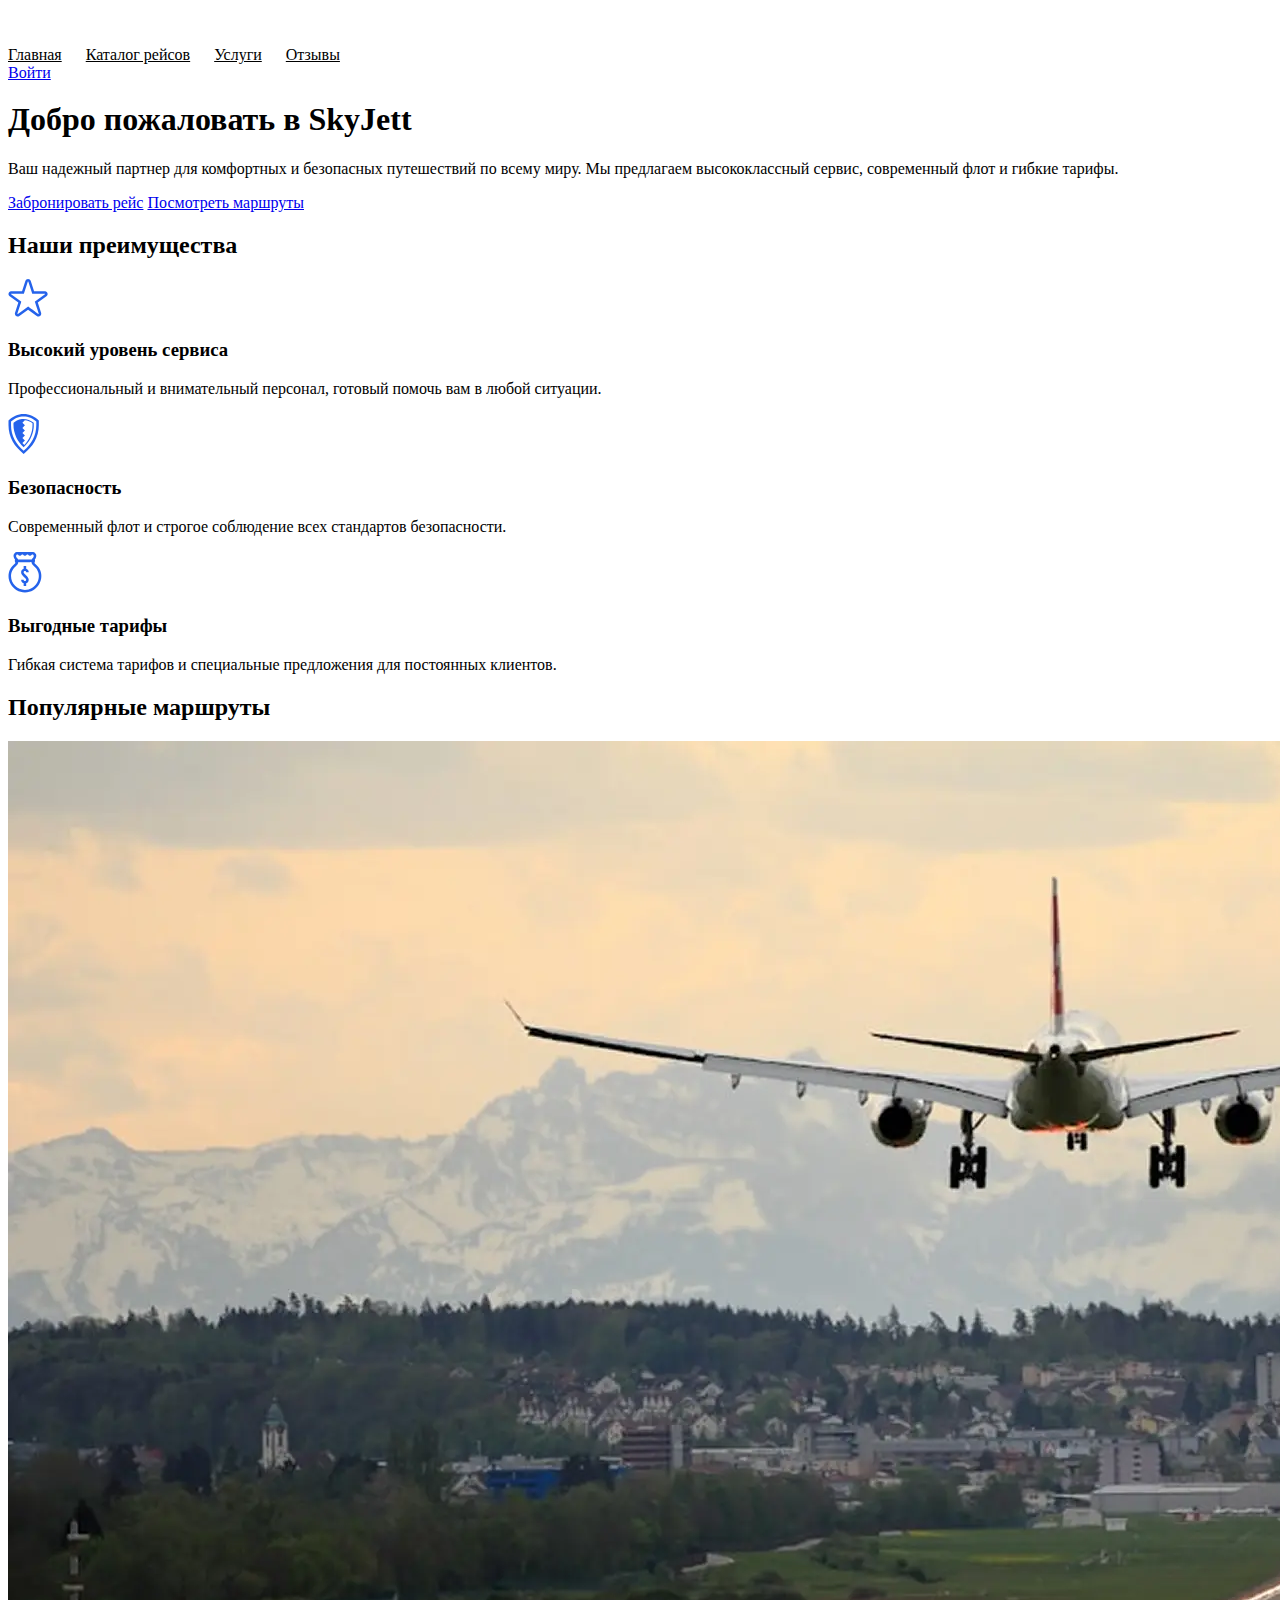
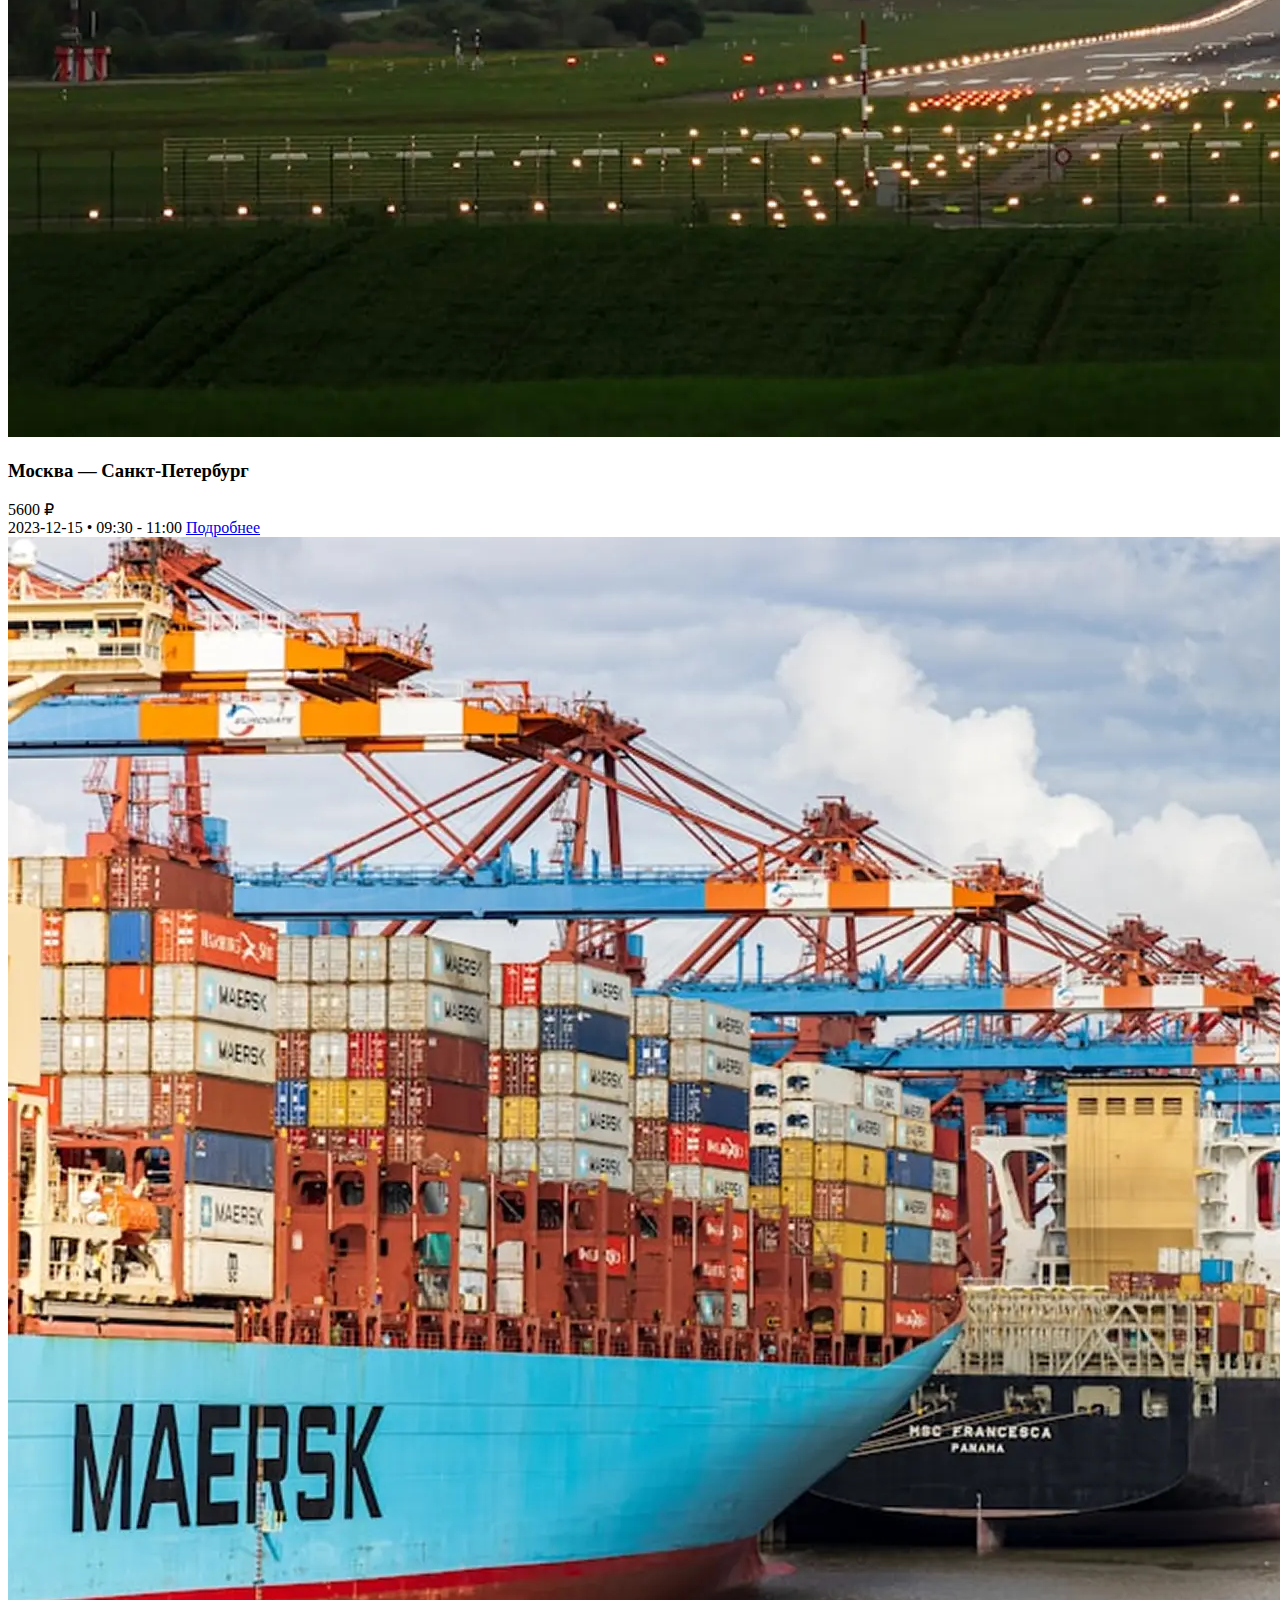
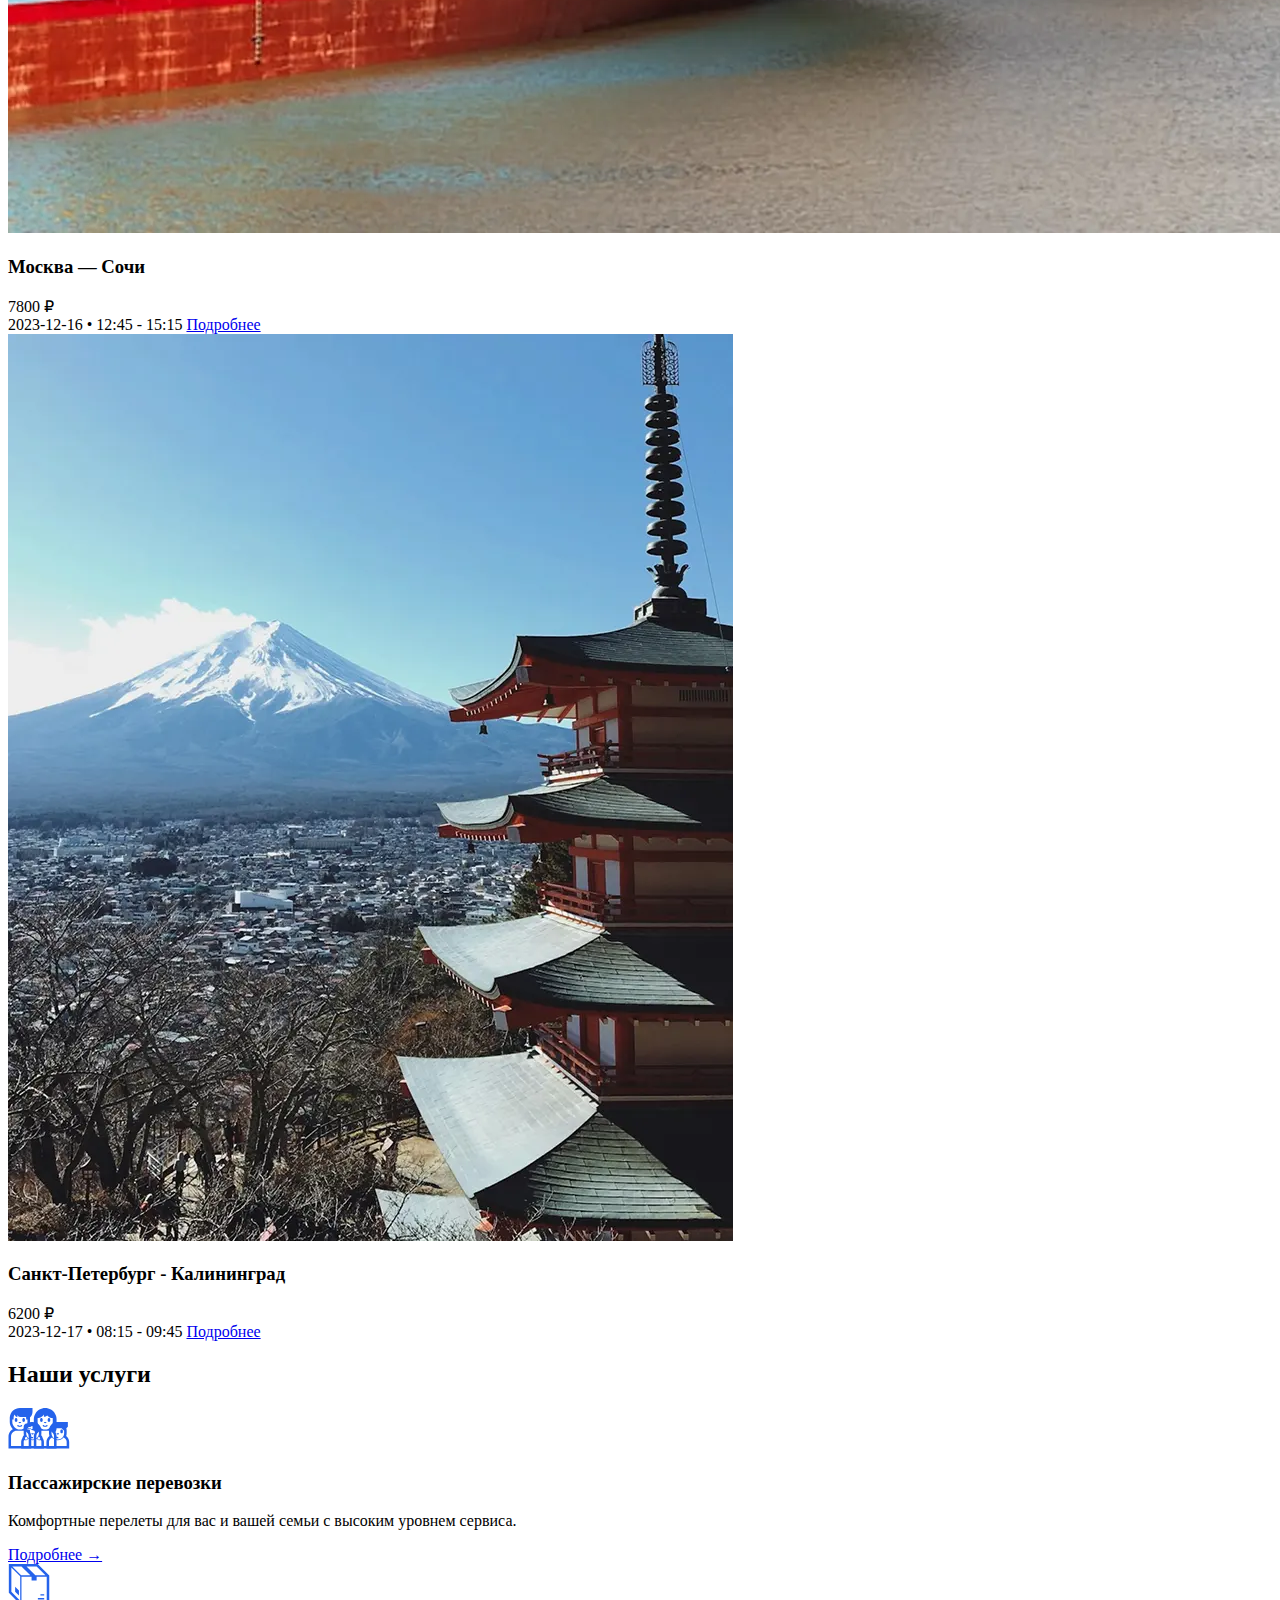
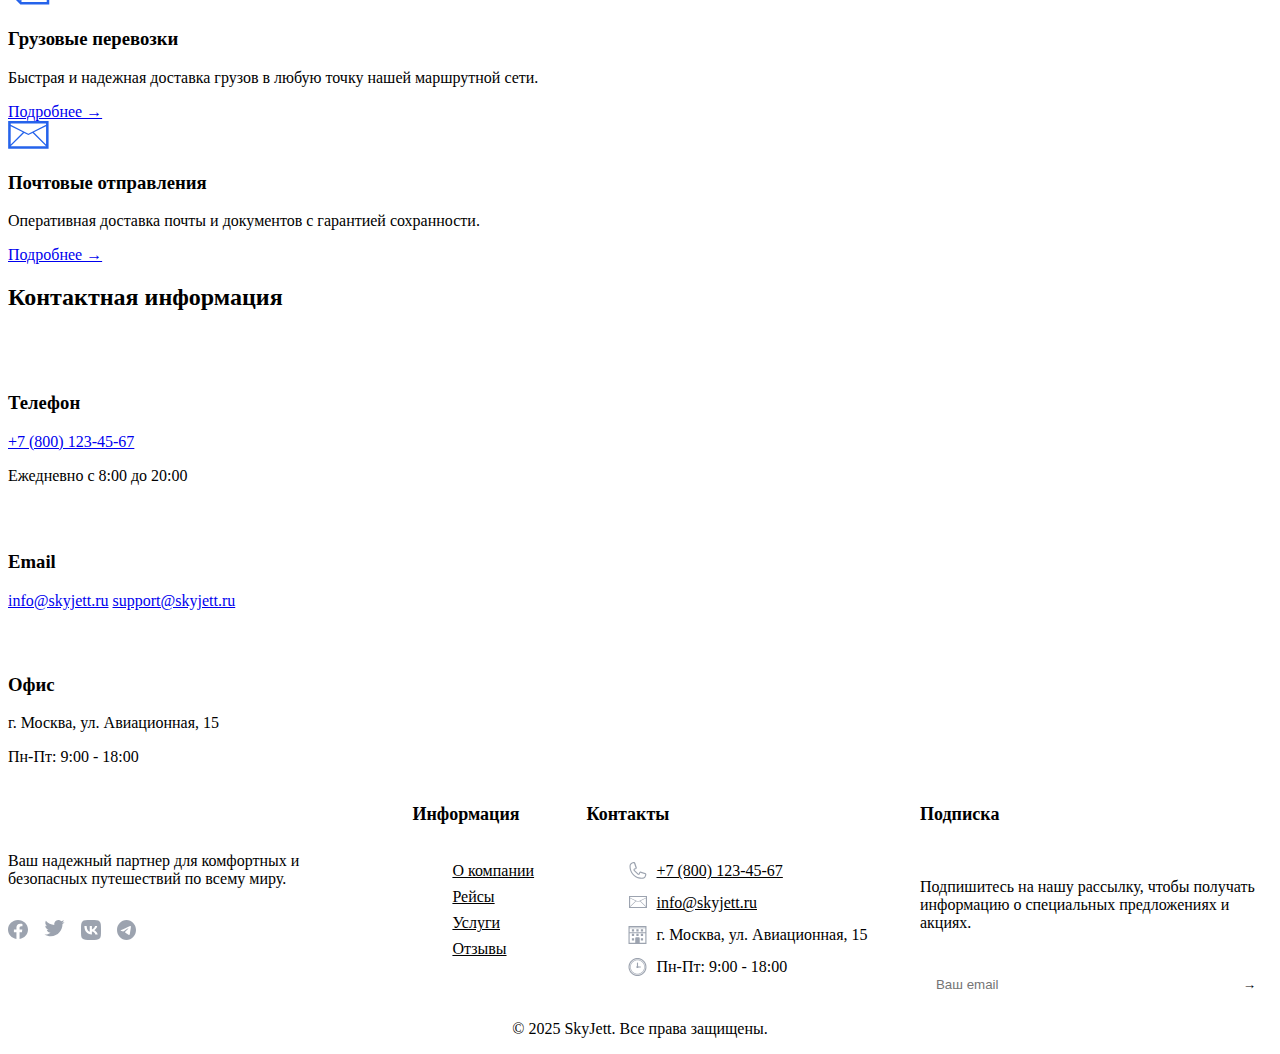
<file: index.html>
<!DOCTYPE html>
<html lang="ru">
<head>
    <meta charset="UTF-8">
    <meta name="viewport" content="width=device-width, initial-scale=1.0">
    <meta name="description" content="Удобный сервис для поиска и бронирования авиабилетов. Найдите лучшие предложения и начните своё путешествие уже сегодня.">
    <title>SkyJett — Главная</title>
    <link rel="stylesheet" href="css/main.css">
    <script type="module" src=""></script>
</head>
<body>
    <!-- Начало -->
    <div class="app">
        <!-- Шапка -->
        <header class="app-header">
            <div class="container container--header">
                <a href="./" class="app-logo"><img src="icons/logo_w.svg" alt="SkyJett — логотип"></a>
                <div class="header-actions">
                    <nav class="header-nav">
                        <a href="./">Главная</a>
                        <a href="catalog.html">Каталог рейсов</a>
                        <a href="services.html">Услуги</a>
                        <a href="reviews.html">Отзывы</a>
                    </nav>
                    <a href="auth.html" class="btn btn--profile">Войти</a>
                </div>
                <div class="header-burger">
                    <span></span>
                    <span></span>
                    <span></span>
                </div>
            </div>
        </header>
        <!-- Конец шапки -->

        <!-- Основная часть -->
        <main class="app-main">
            <div class="container container--main home-layout">
                <section class="welcome-section">
                    <div class="welcome-container">
                        <h1 class="welcome-title">Добро пожаловать в SkyJett</h1>
                        <p class="welcome-subtitle">Ваш надежный партнер для комфортных и безопасных путешествий по всему миру. Мы предлагаем высококлассный сервис, современный флот и гибкие тарифы.</p>
                        <div class="welcome-btns">
                            <a href="catalog.html" class="btn">Забронировать рейс</a>
                            <a href="catalog.html" class="btn btn--white">Посмотреть маршруты</a>
                        </div>
                    </div>
                </section>
                <section class="app-section app-section--lg-gap advantages-section">
                    <h2 class="section-title section-title--center">Наши преимущества</h2>
                    <div class="cards-container">
                        <div class="cards-item cards-item--grid-3">
                            <div class="card-icon"><img src="icons/main_page/star.svg" alt="звезда"></div>
                            <h3 class="title-3">Высокий уровень сервиса</h3>
                            <p class="card-subtitle">Профессиональный и внимательный персонал, готовый помочь вам в любой ситуации.</p>
                        </div>
                        <div class="cards-item cards-item--grid-3">
                            <div class="card-icon"><img src="icons/main_page/shield.svg" alt="щит"></div>
                            <h3 class="title-3">Безопасность</h3>
                            <p class="card-subtitle">Современный флот и строгое соблюдение всех стандартов безопасности.</p>
                        </div>
                        <div class="cards-item cards-item--grid-3">
                            <div class="card-icon"><img src="icons/main_page/money_bag.svg" alt="мешок денег"></div>
                            <h3 class="title-3">Выгодные тарифы</h3>
                            <p class="card-subtitle">Гибкая система тарифов и специальные предложения для постоянных клиентов.</p>
                        </div>
                    </div>
                </section>
                <section class="app-section app-section--bg-w popular-section">
                    <h2 class="section-title section-title--center">Популярные маршруты</h2>
                    <div class="cards-container">
                        <div class="cards-item cards-item--with-img cards-item--grid-3">
                            <div class="card-img"><img src="imgs/flight1.webp" alt=""></div>
                            <div class="card-content">
                                <div class="card-content-flex">
                                    <h3>Москва — Санкт-Петербург</h3>
                                    <span class="card-price">5600 ₽</span>
                                </div>
                                <span class="card-time">2023-12-15 • 09:30 - 11:00</span>
                                <a href="#more" class="btn">Подробнее</a>
                            </div>
                        </div>
                        <div class="cards-item cards-item--with-img cards-item--grid-3">
                            <div class="card-img"><img src="imgs/flight2.webp" alt=""></div>
                            <div class="card-content">
                                <div class="card-content-flex">
                                    <h3>Москва — Сочи</h3>
                                    <span class="card-price">7800 ₽</span>
                                </div>
                                <span class="card-time">2023-12-16 • 12:45 - 15:15</span>
                                <a href="#more" class="btn">Подробнее</a>
                            </div>
                        </div>
                        <div class="cards-item cards-item--with-img cards-item--grid-3">
                            <div class="card-img"><img src="imgs/flight3.webp" alt=""></div>
                            <div class="card-content">
                                <div class="card-content-flex">
                                    <h3>Санкт-Петербург - Калининград</h3>
                                    <span class="card-price">6200 ₽</span>
                                </div>
                                <span class="card-time">2023-12-17 • 08:15 - 09:45</span>
                                <a href="#more" class="btn">Подробнее</a>
                            </div>
                        </div>
                    </div>
                </section>
                <section class="app-section app-section--lg-gap services-section">
                    <h2 class="section-title section-title--center">Наши услуги</h2>
                    <div class="cards-container">
                        <div class="cards-item cards-item--grid-3">
                            <div class="card-icon"><img src="icons/main_page/people.svg" alt="люди"></div>
                            <h3 class="title-3">Пассажирские перевозки</h3>
                            <p class="card-subtitle">Комфортные перелеты для вас и вашей семьи с высоким уровнем сервиса.</p>
                            <a href="#more" class="link-btn">Подробнее →</a>
                        </div>
                        <div class="cards-item cards-item--grid-3">
                            <div class="card-icon"><img src="icons/main_page/box.svg" alt="коробка"></div>
                            <h3 class="title-3">Грузовые перевозки</h3>
                            <p class="card-subtitle">Быстрая и надежная доставка грузов в любую точку нашей маршрутной сети.</p>
                            <a href="#more" class="link-btn">Подробнее →</a>
                        </div>
                        <div class="cards-item cards-item--grid-3">
                            <div class="card-icon"><img src="icons/main_page/email.svg" alt="почта"></div>
                            <h3 class="title-3">Почтовые отправления</h3>
                            <p class="card-subtitle">Оперативная доставка почты и документов с гарантией сохранности.</p>
                            <a href="#more" class="link-btn">Подробнее →</a>
                        </div>
                    </div>
                </section>
                <section class="app-section contacts-section">
                    <h2 class="section-title section-title--w section-title--center">Контактная информация</h2>
                    <div class="cards-container">
                        <div class="cards-item cards-item--no-bg cards-item--grid-3">
                            <div class="card-icon"><img src="icons/main_page/phone_w.svg" alt="телефон"></div>
                            <h3 class="title-3">Телефон</h3>
                            <a href="tel:+7 (800) 123-45-67" class="contacts-card-item">+7 (800) 123-45-67</a>
                            <p class="contacts-card-item">Ежедневно с 8:00 до 20:00</p>
                        </div>
                        <div class="cards-item cards-item--no-bg cards-item--grid-3">
                            <div class="card-icon"><img src="icons/main_page/email_w.svg" alt="почта"></div>
                            <h3 class="title-3">Email</h3>
                            <a href="mailto:info@skyjett.ru" class="contacts-card-item">info@skyjett.ru</a>
                            <a href="mailto:support@skyjett.ru" class="contacts-card-item">support@skyjett.ru</a>
                        </div>
                        <div class="cards-item cards-item--no-bg cards-item--grid-3">
                            <div class="card-icon"><img src="icons/main_page/office_w.svg" alt="офис"></div>
                            <h3 class="title-3">Офис</h3>
                            <p class="contacts-card-item">г. Москва, ул. Авиационная, 15</p>
                            <p class="contacts-card-item">Пн-Пт: 9:00 - 18:00</p>
                        </div>
                    </div>
                </section>
            </div>
        </main>
        <!-- Конец основной части -->

        <!-- Подвал -->
        <footer class="app-footer">
            <div class="container container--footer">
                <div class="footer-nav-container">
                    <div class="footer-nav-item">
                        <a href="./" class="app-logo"><img src="icons/logo_w.svg" alt="SkyJett — логотип"></a>
                        <p>Ваш надежный партнер для комфортных и безопасных путешествий по всему миру.</p>
                        <div class="footer-nav-social">
                            <a href="#facebook"><img src="icons/fb.svg" alt="Facebook"></a>
                            <a href="#X"><img src="icons/x.svg" alt="X"></a>
                            <a href="#vk"><img src="icons/vk.svg" alt="VK"></a>
                            <a href="#tg"><img src="icons/tg.svg" alt="Telegram"></a>
                        </div>
                    </div>
                    <div class="footer-nav-item">
                        <h3 class="footer-nav-title">Информация</h3>
                        <ul>
                            <li><a href="#about">О компании</a></li>
                            <li><a href="catalog.html">Рейсы</a></li>
                            <li><a href="services.html">Услуги</a></li>
                            <li><a href="reviews.html">Отзывы</a></li>
                        </ul>
                    </div>
                    <div class="footer-nav-item">
                        <h3 class="footer-nav-title">Контакты</h3>
                        <ul>
                            <li><span class="footer-nav-icon"><img src="icons/phone_sm_gr.svg" alt="Телефон"></span><a href="tel:+7 (800) 123-45-67">+7 (800) 123-45-67</a></li>
                            <li><span class="footer-nav-icon"><img src="icons/email_sm_gr.svg" alt="Почта"></span><a href="mailto:info@skyjett.ru">info@skyjett.ru</a></li>
                            <li><span class="footer-nav-icon"><img src="icons/office_sm_gr.svg" alt="Офис"></span>г. Москва, ул. Авиационная, 15</li>
                            <li><span class="footer-nav-icon"><img src="icons/clocks_sm_gr.svg" alt="Часы"></span>Пн-Пт: 9:00 - 18:00</li>
                        </ul>
                    </div>
                    <div class="footer-nav-item">
                        <h3 class="footer-nav-title">Подписка</h3>
                        <p>Подпишитесь на нашу рассылку, чтобы получать информацию о специальных предложениях и акциях.</p>
                        <form class="footer-nav-subcription" action="#">
                            <input type="email" placeholder="Ваш email">
                            <button aria-label="Подписаться на рассылку">→</button>
                        </form>
                    </div>
                </div>
                <p class="footer-sign">© 2025 SkyJett. Все права защищены.</p>
            </div>
        </footer>
        <!-- Конец подвала -->
    </div>
    <!-- Конец -->
</body>
</html>
</file>
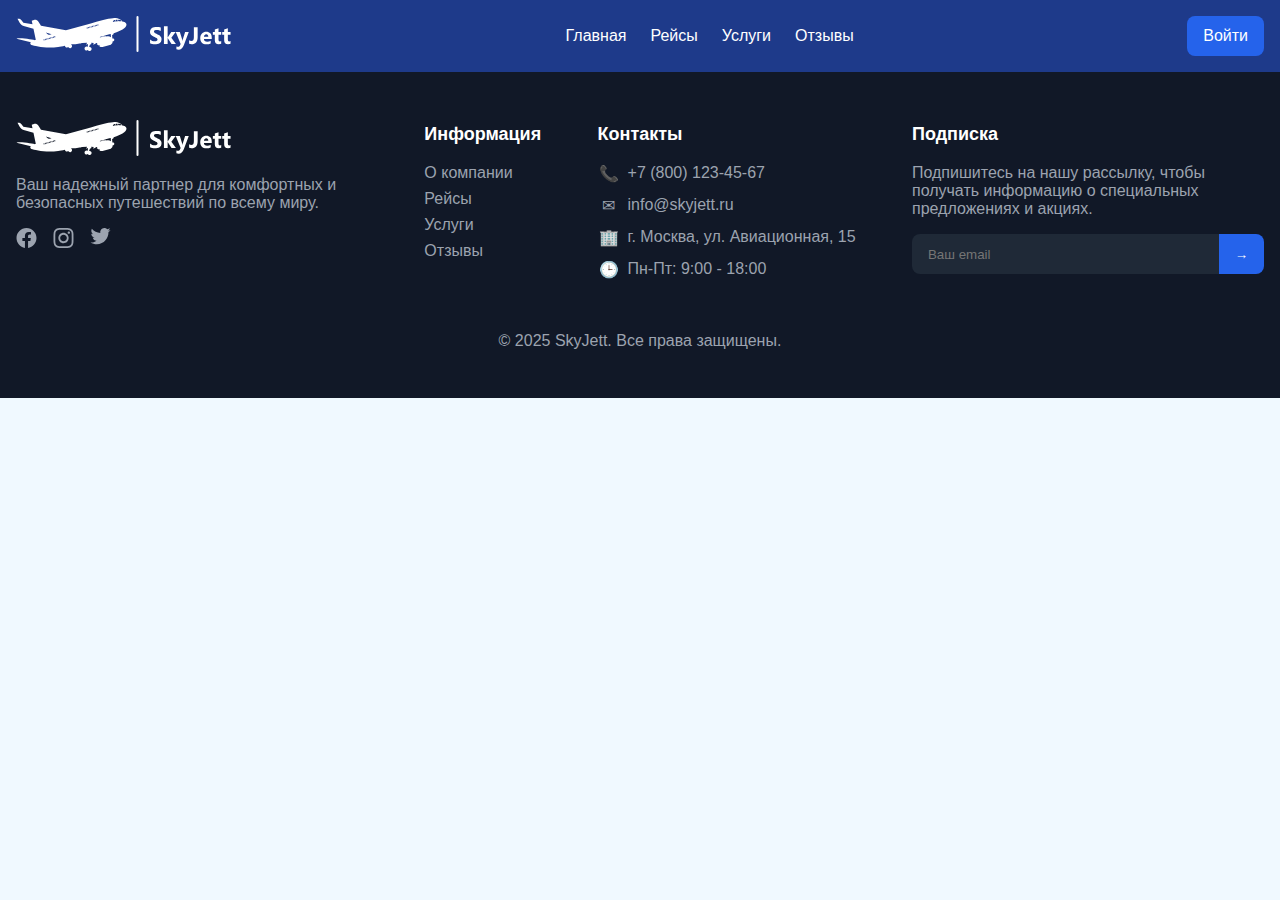
<file: auth.html>
<!DOCTYPE html>
<html lang="en">
<head>
    <meta charset="UTF-8">
    <meta name="viewport" content="width=device-width, initial-scale=1.0">
    <meta name="description" content="Войдите в свой аккаунт или зарегистрируйтесь, чтобы быстро бронировать рейсы и управлять своими заказами.">
    <title>SkyJett — Вход</title>
    <link rel="stylesheet" href="css/styles.css">
</head>
<body>
    <div class="app">
        <header class="app-header">
            <div class="container header-container">
                <div class="app-logo">
                    <a href="./"><img src="icons/app-logo.svg" alt="logo" loading="lazy"></a>
                </div>
                <nav class="header-nav">
                    <a href="./">Главная</a>
                    <a href="flights.html">Рейсы</a>
                    <a href="services.html">Услуги</a>
                    <a href="reviews.html">Отзывы</a>
                </nav>
                <div class="header-login">
                    <a href="auth.html">Войти</a>
                </div>
            </div>
        </header>
        <main class="app-main"></main>
        <footer class="app-footer">
            <div class="container footer-container">
                <div class="footer-nav-container">
                    <div class="footer-nav-item">
                        <div class="app-logo">
                            <a href="./"><img src="icons/app-logo.svg" alt="logo"></a>
                        </div>
                        <p>Ваш надежный партнер для комфортных и безопасных путешествий по всему миру.</p>
                        <div class="footer-nav-social">
                            <div class="social-item"><a href="#"><img src="icons/facebook.svg" alt="facebook" loading="lazy"></a></div>
                            <div class="social-item"><a href="#"><img src="icons/instagram.svg" alt="instagram" loading="lazy"></a></div>
                            <div class="social-item"><a href="#"><img src="icons/x.svg" alt="x" loading="lazy"></a></div>
                        </div>
                    </div>
                    <div class="footer-nav-item">
                        <h3 class="footer-nav-title">Информация</h3>
                        <ul>
                            <li><a href="#">О компании</a></li>
                            <li><a href="#">Рейсы</a></li>
                            <li><a href="#">Услуги</a></li>
                            <li><a href="#">Отзывы</a></li>
                        </ul>
                    </div>
                    <div class="footer-nav-item">
                        <h3 class="footer-nav-title">Контакты</h3>
                        <ul>
                            <li><span>📞</span><a href="tel:+7 (800) 123-45-67">+7 (800) 123-45-67</a></li>
                            <li><span>✉</span><a href="mailto:info@skyjett.ru">info@skyjett.ru</a></li>
                            <li><span>🏢</span>г. Москва, ул. Авиационная, 15</li>
                            <li><span>🕒</span>Пн-Пт: 9:00 - 18:00</li>
                        </ul>
                    </div>
                    <div class="footer-nav-item">
                        <h3 class="footer-nav-title">Подписка</h3>
                        <p>Подпишитесь на нашу рассылку, чтобы получать информацию о специальных предложениях и акциях.</p>
                        <form class="footer-nav-subcription">
                            <input type="email" placeholder="Ваш email">
                            <button>→</button>
                        </form>
                    </div>
                </div>
                <p class="footer-sign">© 2025 SkyJett. Все права защищены.</p>
            </div>
        </footer>
    </div>
</body>
</html>
</file>
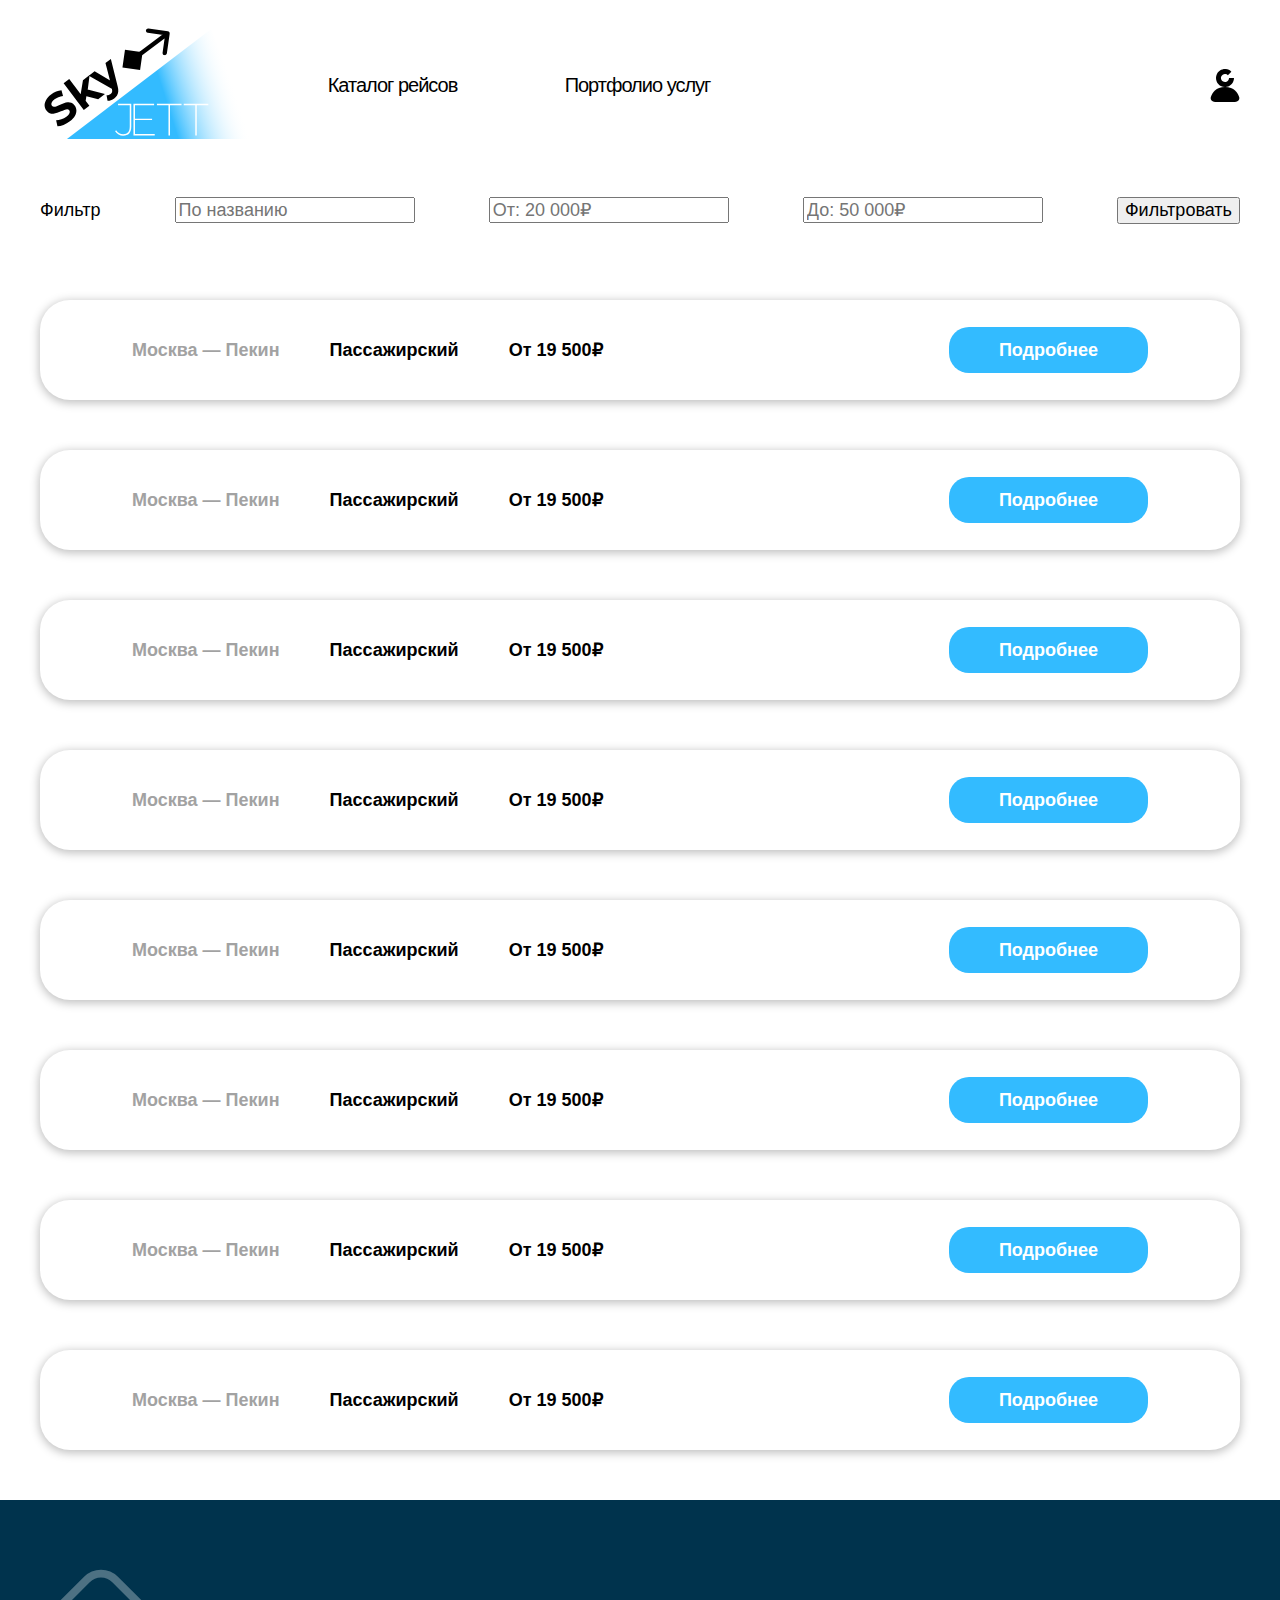
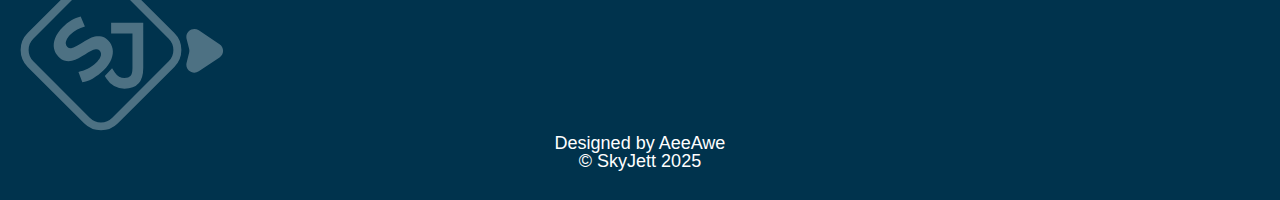
<file: catalog.html>
<!DOCTYPE html>
<html lang="en">
<head>
    <meta charset="UTF-8">
    <meta name="viewport" content="width=device-width, initial-scale=1.0">
    <title>SkyJett</title>
    <link rel="stylesheet" href="css/reset.css">
    <link rel="stylesheet" href="css/normalize.css">
    <link rel="stylesheet" href="css/style.css">
    <link rel="shortcut icon" href="favicon.png" type="image/x-icon">
    <script src="js/script.js"></script>
</head>
<body>
    <div class="app">
        <header class="container app__header">
            <a href="SkyJett/" class="app__header-logo">
                <img src="icons/logo.svg" alt="логотип">
            </a>
            <nav class="app__header__nav">
                <ul>
                    <li class="app__header__nav-item"><a href="/catalog.html">Каталог рейсов</a></li>
                    <li class="app__header__nav-item"><a href="#portfolio">Портфолио услуг</a></li>
                    <li class="app__header__nav-item" style="display: none;"><a href="#admin">Админ панель</a></li>
                </ul>
            </nav>
            <a href="#profile" class="app__header-profile">
                <img src="icons/profile.svg" alt="профиль">
            </a>
        </header>
        <main class="container catalog__main">
            <div class="catalog__main__filter">
                <div class="catalog__main__fliter__filter-modal">Фильтр</div>
                <input type="text" class="catalog__main__fliter__input input-flight" placeholder="По названию">
                <input type="number" class="catalog__main__fliter__input input-by" placeholder="От: 20 000₽">
                <input type="number" class="catalog__main__fliter__input input-to" placeholder="До: 50 000₽">
                <button class="catalog__main__fliter__submit">Фильтровать</button>
            </div>
            <div class="catalog__main__cards">
                <div class="app__popular__cards-container__card">
                    <span class="app__popular__cards-container__card-route">Москва — Пекин</span>
                    <span class="app__popular__cards-container__card-type">Пассажирский</span>
                    <span class="app__popular__cards-container__card-cost">От 19 500₽</span>
                    <a class="app__popular__cards-container__card-details" href="/flight.html">Подробнее</a>
                </div>
                <div class="app__popular__cards-container__card">
                    <span class="app__popular__cards-container__card-route">Москва — Пекин</span>
                    <span class="app__popular__cards-container__card-type">Пассажирский</span>
                    <span class="app__popular__cards-container__card-cost">От 19 500₽</span>
                    <a class="app__popular__cards-container__card-details" href="/flight.html">Подробнее</a>
                </div>
                <div class="app__popular__cards-container__card">
                    <span class="app__popular__cards-container__card-route">Москва — Пекин</span>
                    <span class="app__popular__cards-container__card-type">Пассажирский</span>
                    <span class="app__popular__cards-container__card-cost">От 19 500₽</span>
                    <a class="app__popular__cards-container__card-details" href="/flight.html">Подробнее</a>
                </div>
                <div class="app__popular__cards-container__card">
                    <span class="app__popular__cards-container__card-route">Москва — Пекин</span>
                    <span class="app__popular__cards-container__card-type">Пассажирский</span>
                    <span class="app__popular__cards-container__card-cost">От 19 500₽</span>
                    <a class="app__popular__cards-container__card-details" href="/flight.html">Подробнее</a>
                </div>
                <div class="app__popular__cards-container__card">
                    <span class="app__popular__cards-container__card-route">Москва — Пекин</span>
                    <span class="app__popular__cards-container__card-type">Пассажирский</span>
                    <span class="app__popular__cards-container__card-cost">От 19 500₽</span>
                    <a class="app__popular__cards-container__card-details" href="/flight.html">Подробнее</a>
                </div>
                <div class="app__popular__cards-container__card">
                    <span class="app__popular__cards-container__card-route">Москва — Пекин</span>
                    <span class="app__popular__cards-container__card-type">Пассажирский</span>
                    <span class="app__popular__cards-container__card-cost">От 19 500₽</span>
                    <a class="app__popular__cards-container__card-details" href="/flight.html">Подробнее</a>
                </div>
                <div class="app__popular__cards-container__card">
                    <span class="app__popular__cards-container__card-route">Москва — Пекин</span>
                    <span class="app__popular__cards-container__card-type">Пассажирский</span>
                    <span class="app__popular__cards-container__card-cost">От 19 500₽</span>
                    <a class="app__popular__cards-container__card-details" href="/flight.html">Подробнее</a>
                </div>
                <div class="app__popular__cards-container__card">
                    <span class="app__popular__cards-container__card-route">Москва — Пекин</span>
                    <span class="app__popular__cards-container__card-type">Пассажирский</span>
                    <span class="app__popular__cards-container__card-cost">От 19 500₽</span>
                    <a class="app__popular__cards-container__card-details" href="/flight.html">Подробнее</a>
                </div>
            </div>
        </main>
        <footer class="app__footer">
            <div class="app__footer__container">
                <div class="app__footer__container__box"></div>
                <span> 
                    Designed by AeeAwe<br>
                    © SkyJett 2025
                </span>
            </div>
            <img src="icons/footer-sign.svg" alt="sign">
        </footer>
    </div>
</body>
</html>
</file>
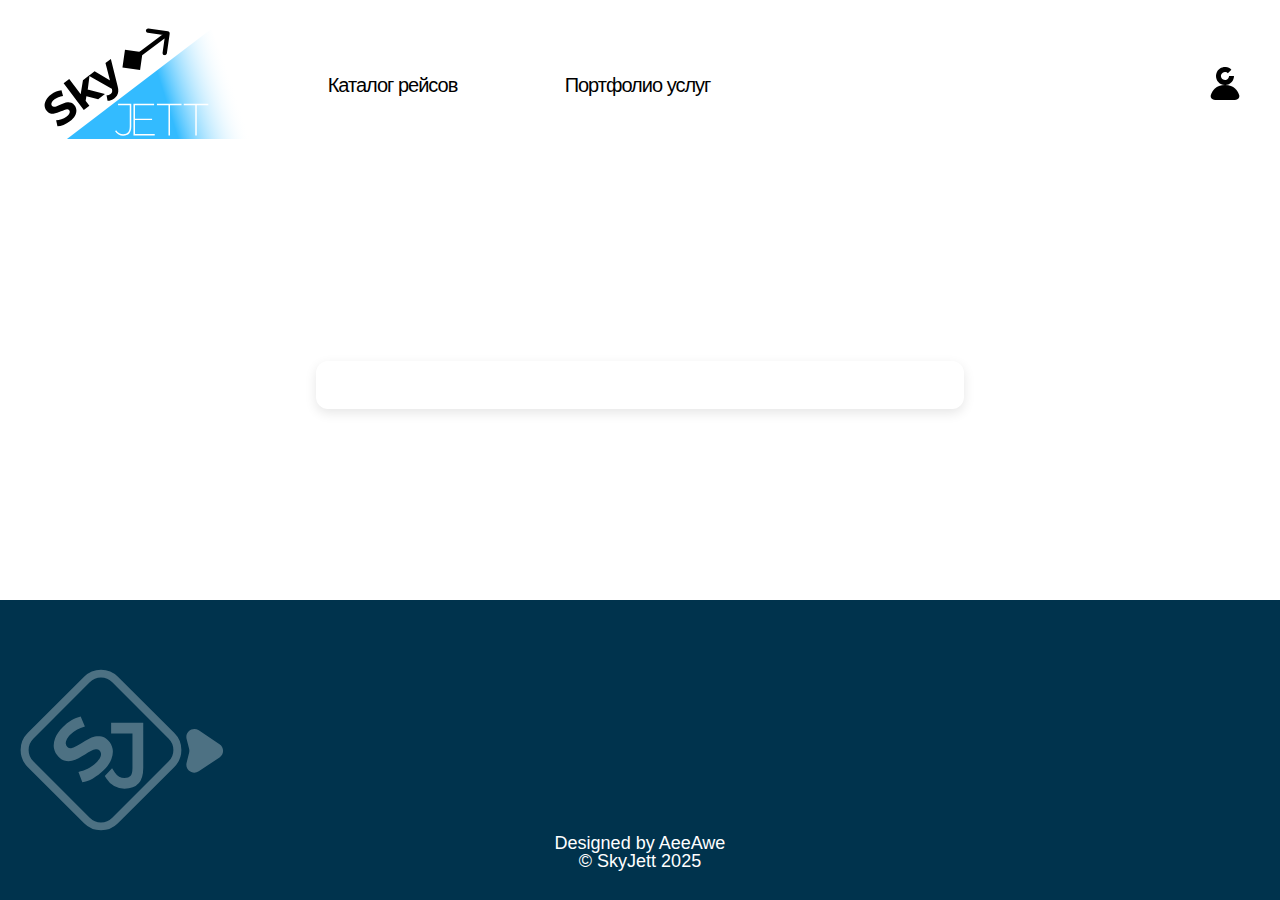
<file: flight.html>
<!DOCTYPE html>
<html lang="en">
<head>
    <meta charset="UTF-8">
    <meta name="viewport" content="width=device-width, initial-scale=1.0">
    <title>SkyJett - Рейс</title>
    <link rel="stylesheet" href="css/reset.css">
    <link rel="stylesheet" href="css/normalize.css">
    <link rel="stylesheet" href="css/style.css">
    <link rel="shortcut icon" href="favicon.png" type="image/x-icon">
    <!-- Yandex.Metrika counter -->
    <script type="text/javascript" >
        (function(m,e,t,r,i,k,a){m[i]=m[i]||function(){(m[i].a=m[i].a||[]).push(arguments)};
        m[i].l=1*new Date();
        for (var j = 0; j < document.scripts.length; j++) {if (document.scripts[j].src === r) { return; }}
        k=e.createElement(t),a=e.getElementsByTagName(t)[0],k.async=1,k.src=r,a.parentNode.insertBefore(k,a)})
        (window, document, "script", "https://mc.yandex.ru/metrika/tag.js", "ym");
        
        ym(101844372, "init", {
            clickmap:true,
            trackLinks:true,
            accurateTrackBounce:true,
            webvisor:true
        });
    </script>
    <noscript><div><img src="https://mc.yandex.ru/watch/101844372" style="position:absolute; left:-9999px;" alt="" /></div></noscript>
    <!-- /Yandex.Metrika counter -->
    <!-- Google tag (gtag.js) -->
    <script async src="https://www.googletagmanager.com/gtag/js?id=G-F9NP34SHMK"></script>
    <script>
        window.dataLayer = window.dataLayer || [];
        function gtag(){dataLayer.push(arguments);}
        gtag('js', new Date());
        
        gtag('config', 'G-F9NP34SHMK');
    </script>
    <script type="module" defer src="js/script.js"></script>
</head>
<body>
    <div class="app">
        <header class="container app__header">
            <a href="./" class="app__header-logo" aria-label="Вернуться на главную">
                <img src="icons/logo.svg" alt="логотип">
            </a>
            <nav class="app__header__nav">
                <ul>
                    <li class="app__header__nav-item"><a href="catalog.html">Каталог рейсов</a></li>
                    <li class="app__header__nav-item"><a href="#portfolio">Портфолио услуг</a></li>
                    <li class="app__header__nav-item" style="display: none;"><a href="#admin">Админ панель</a></li>
                    <li class="app__header__nav-item app__header-profile">
                        <a href="profile.html" aria-label="Профиль">
                            <img src="icons/profile.svg" alt="профиль">
                        </a>
                    </li>
                </ul>
            </nav>
        </header>
        <main class="container flight__main">
        </main>
        <footer class="app__footer">
            <div class="app__footer__container">
                <div class="app__footer__container__box"></div>
                <span> 
                    Designed by AeeAwe<br>
                    © SkyJett 2025
                </span>
            </div>
            <img src="icons/footer-sign.svg" alt="sign">
        </footer>
    </div>
</body>
</html>
</file>
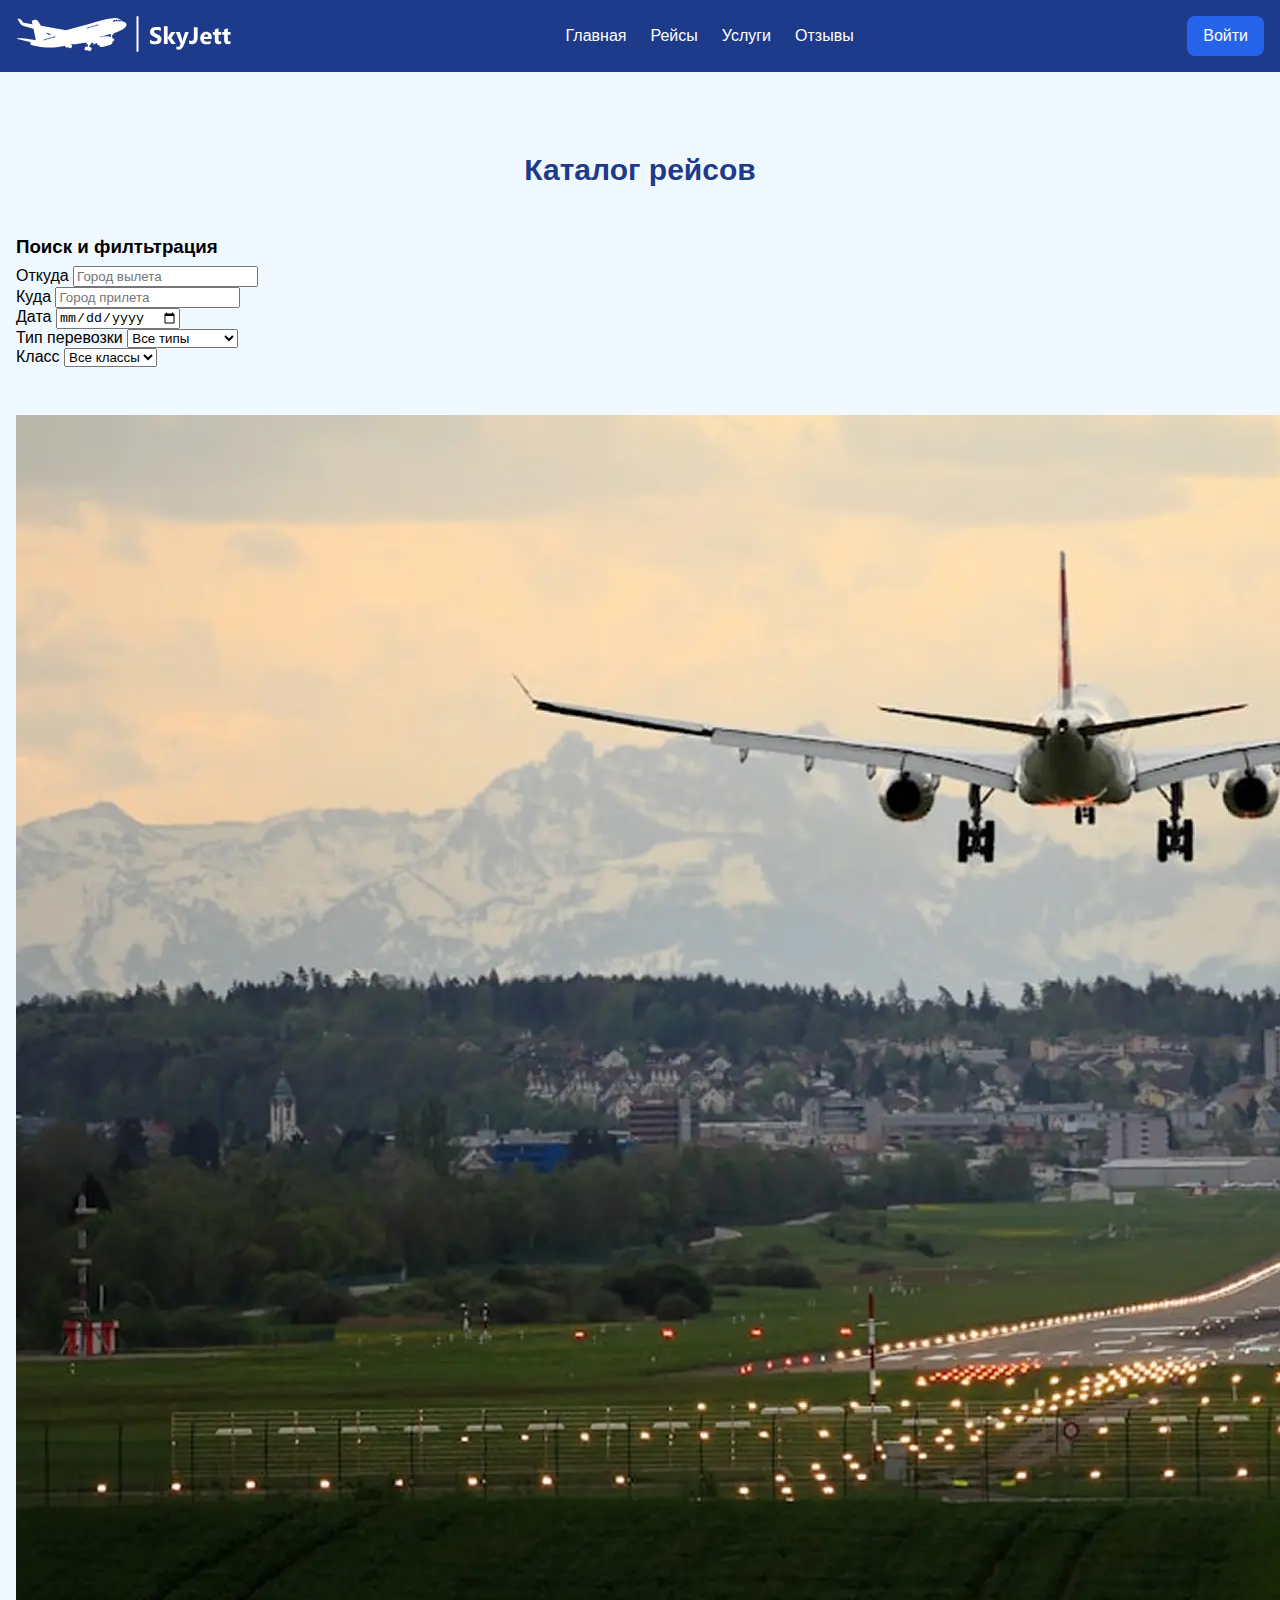
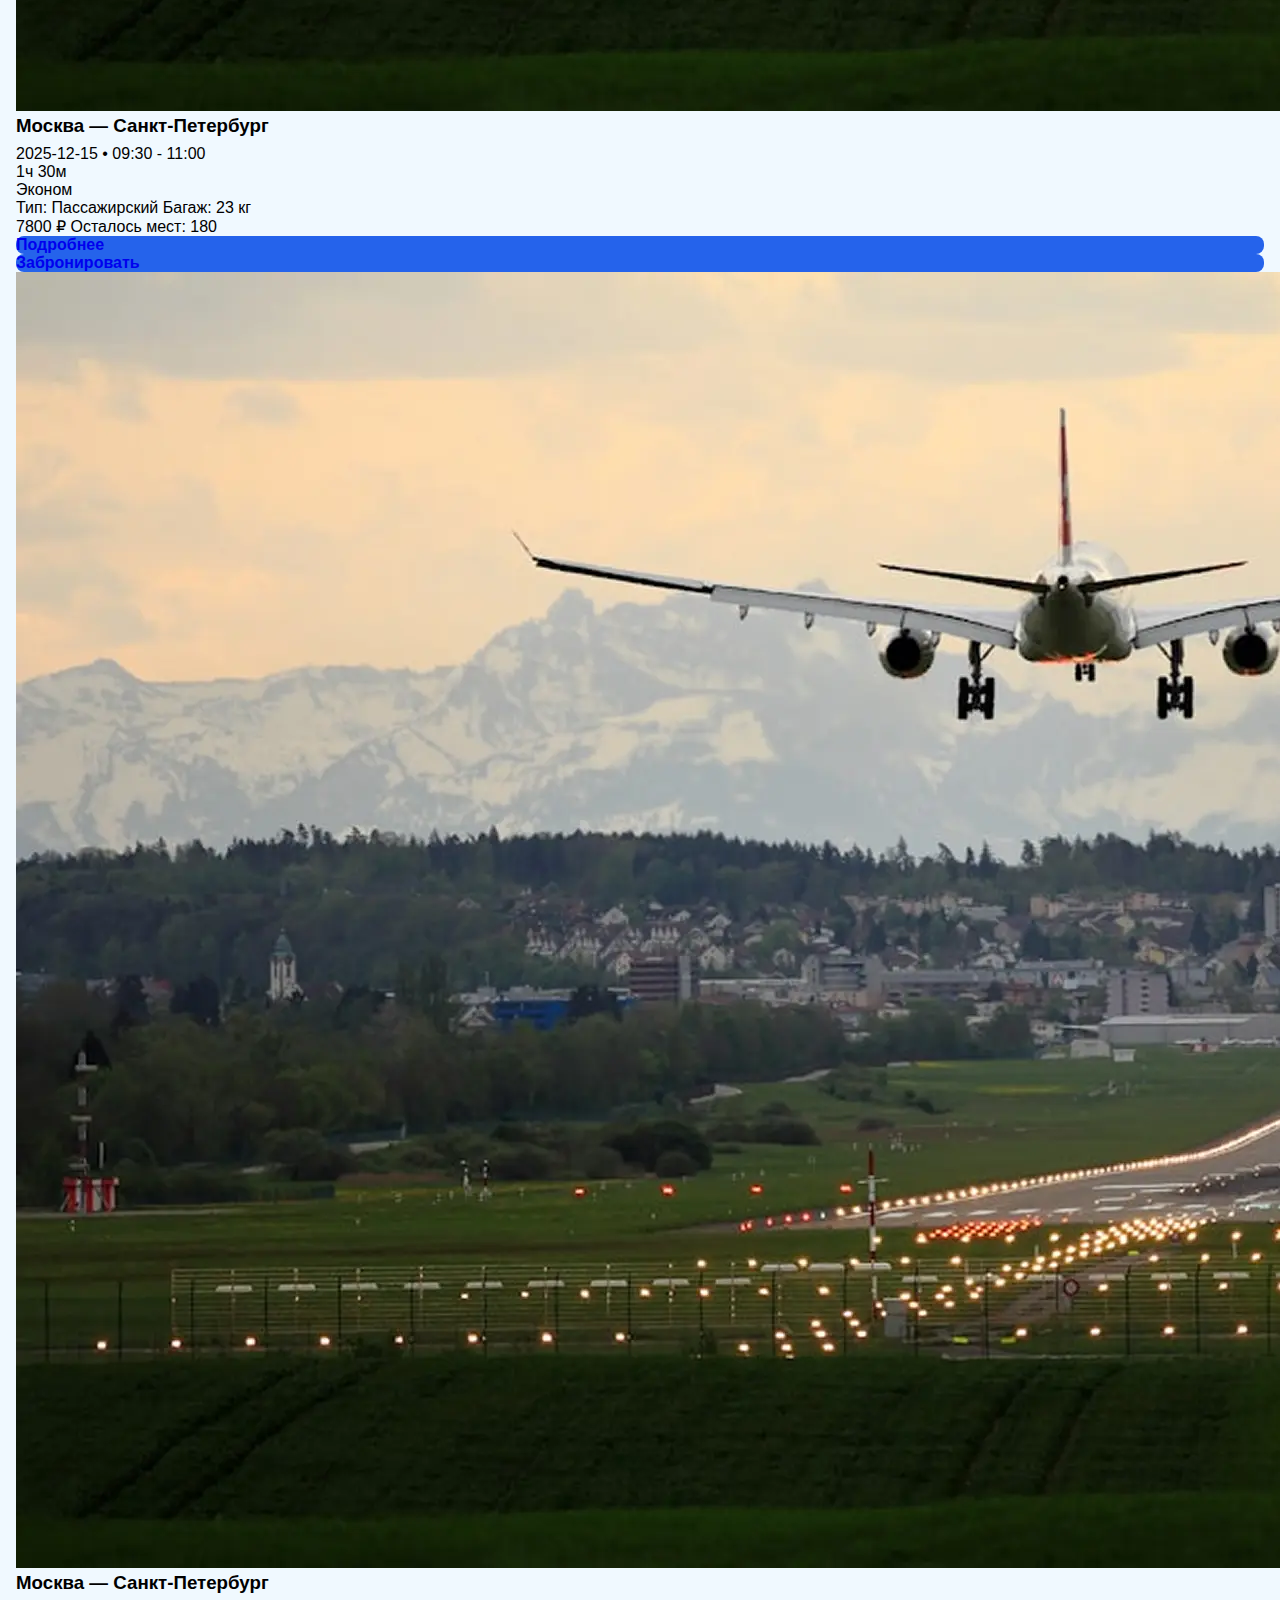
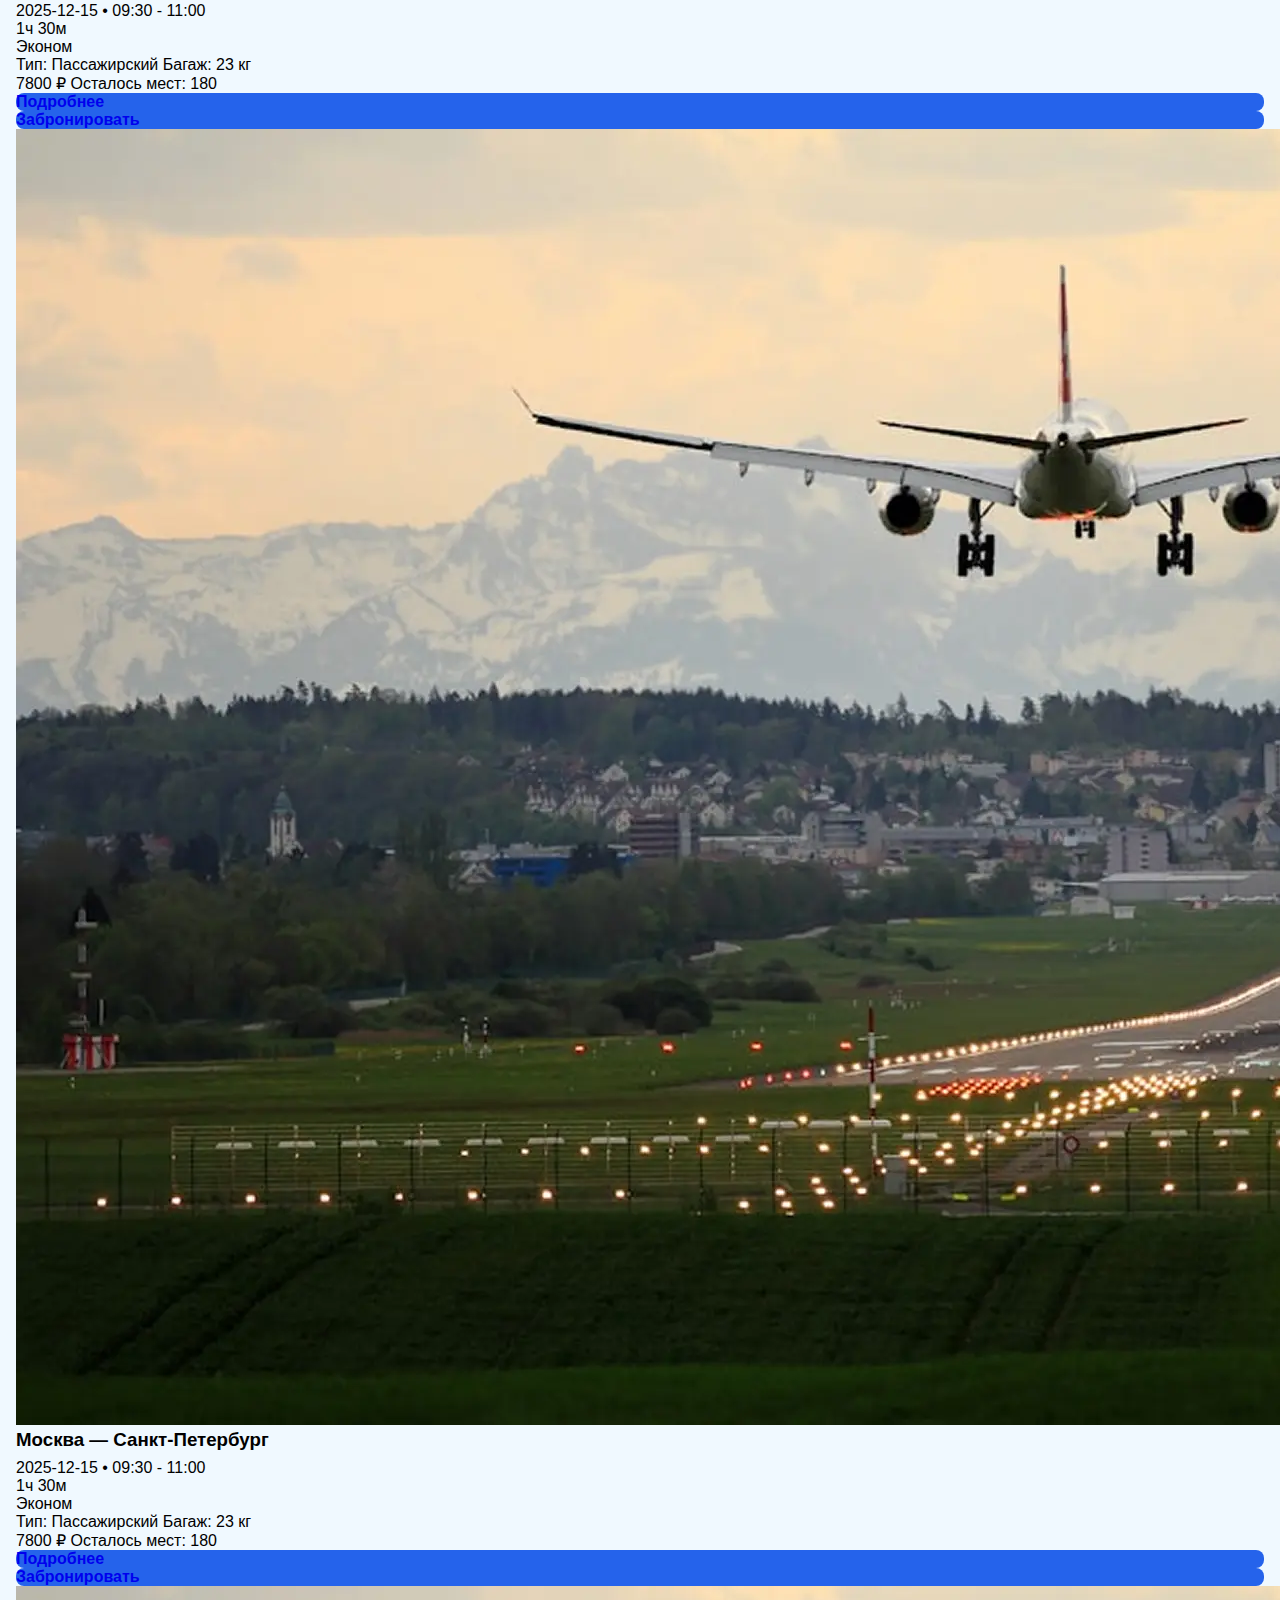
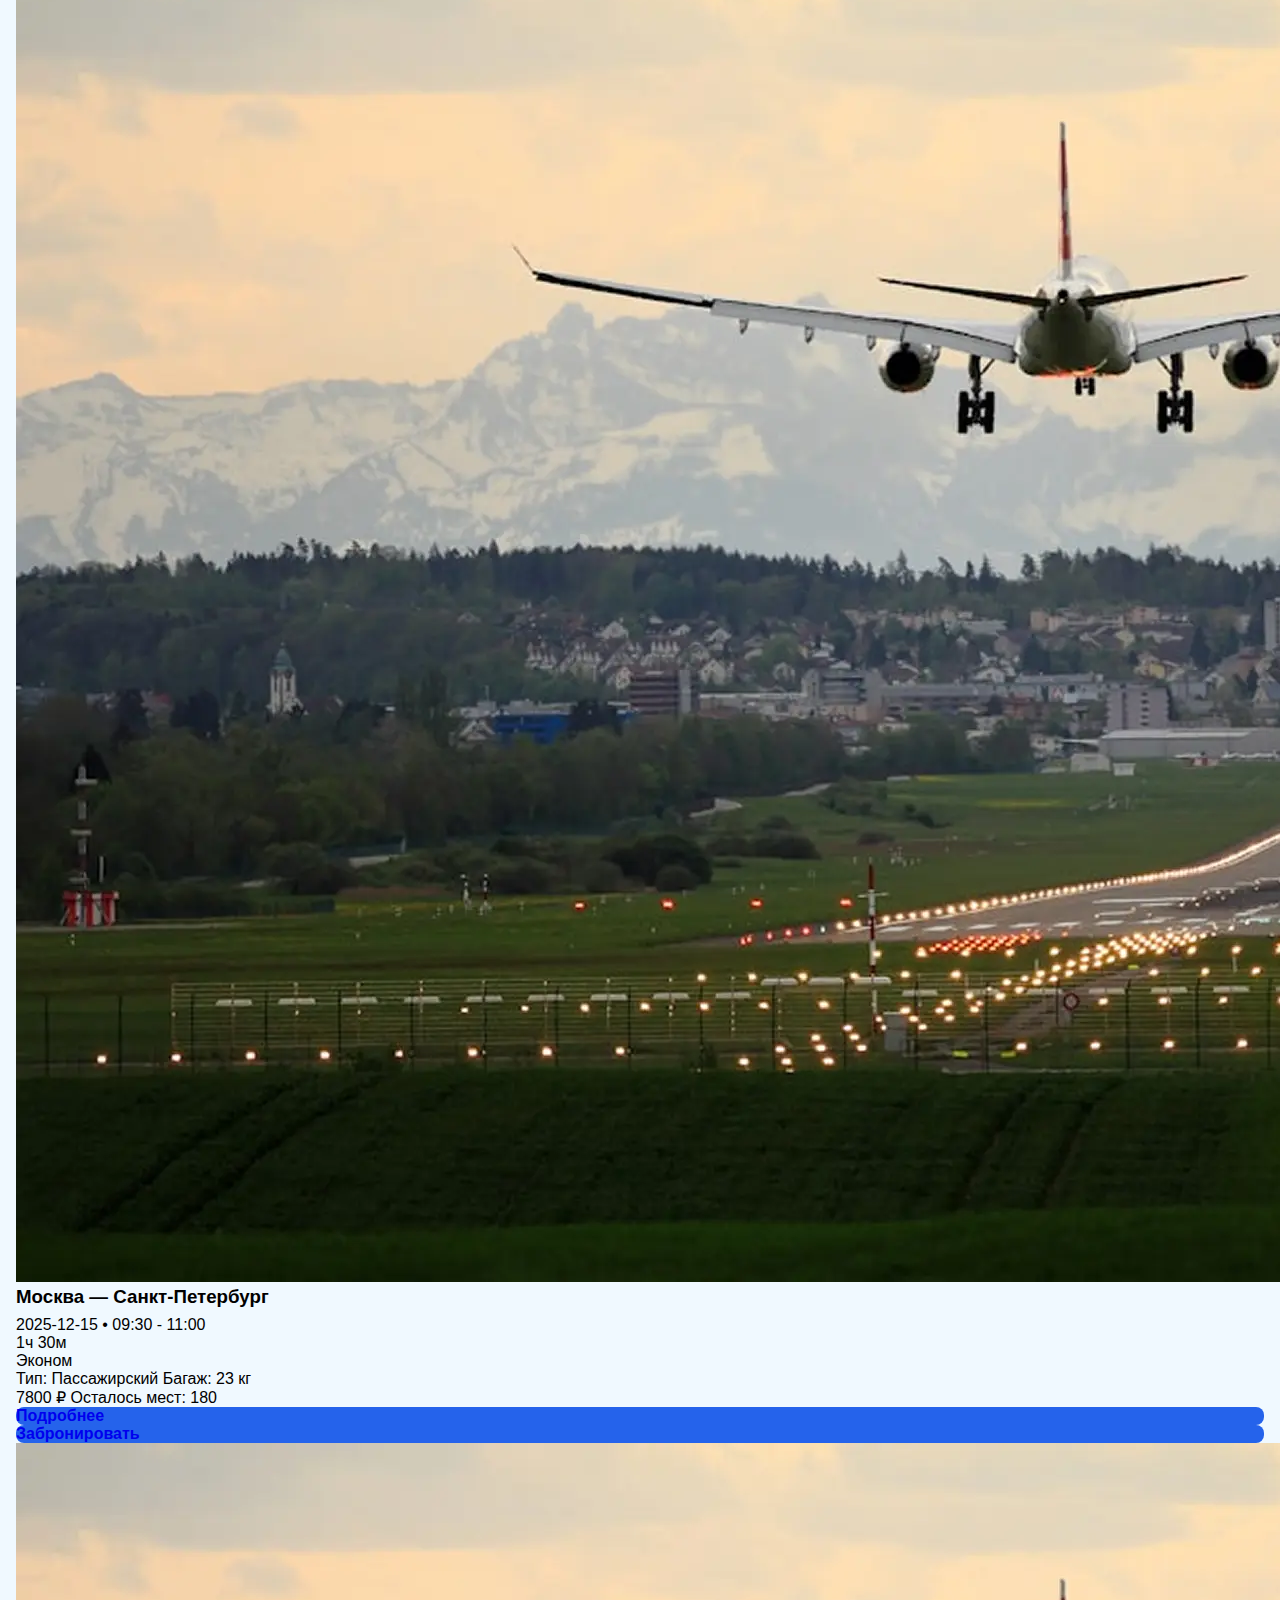
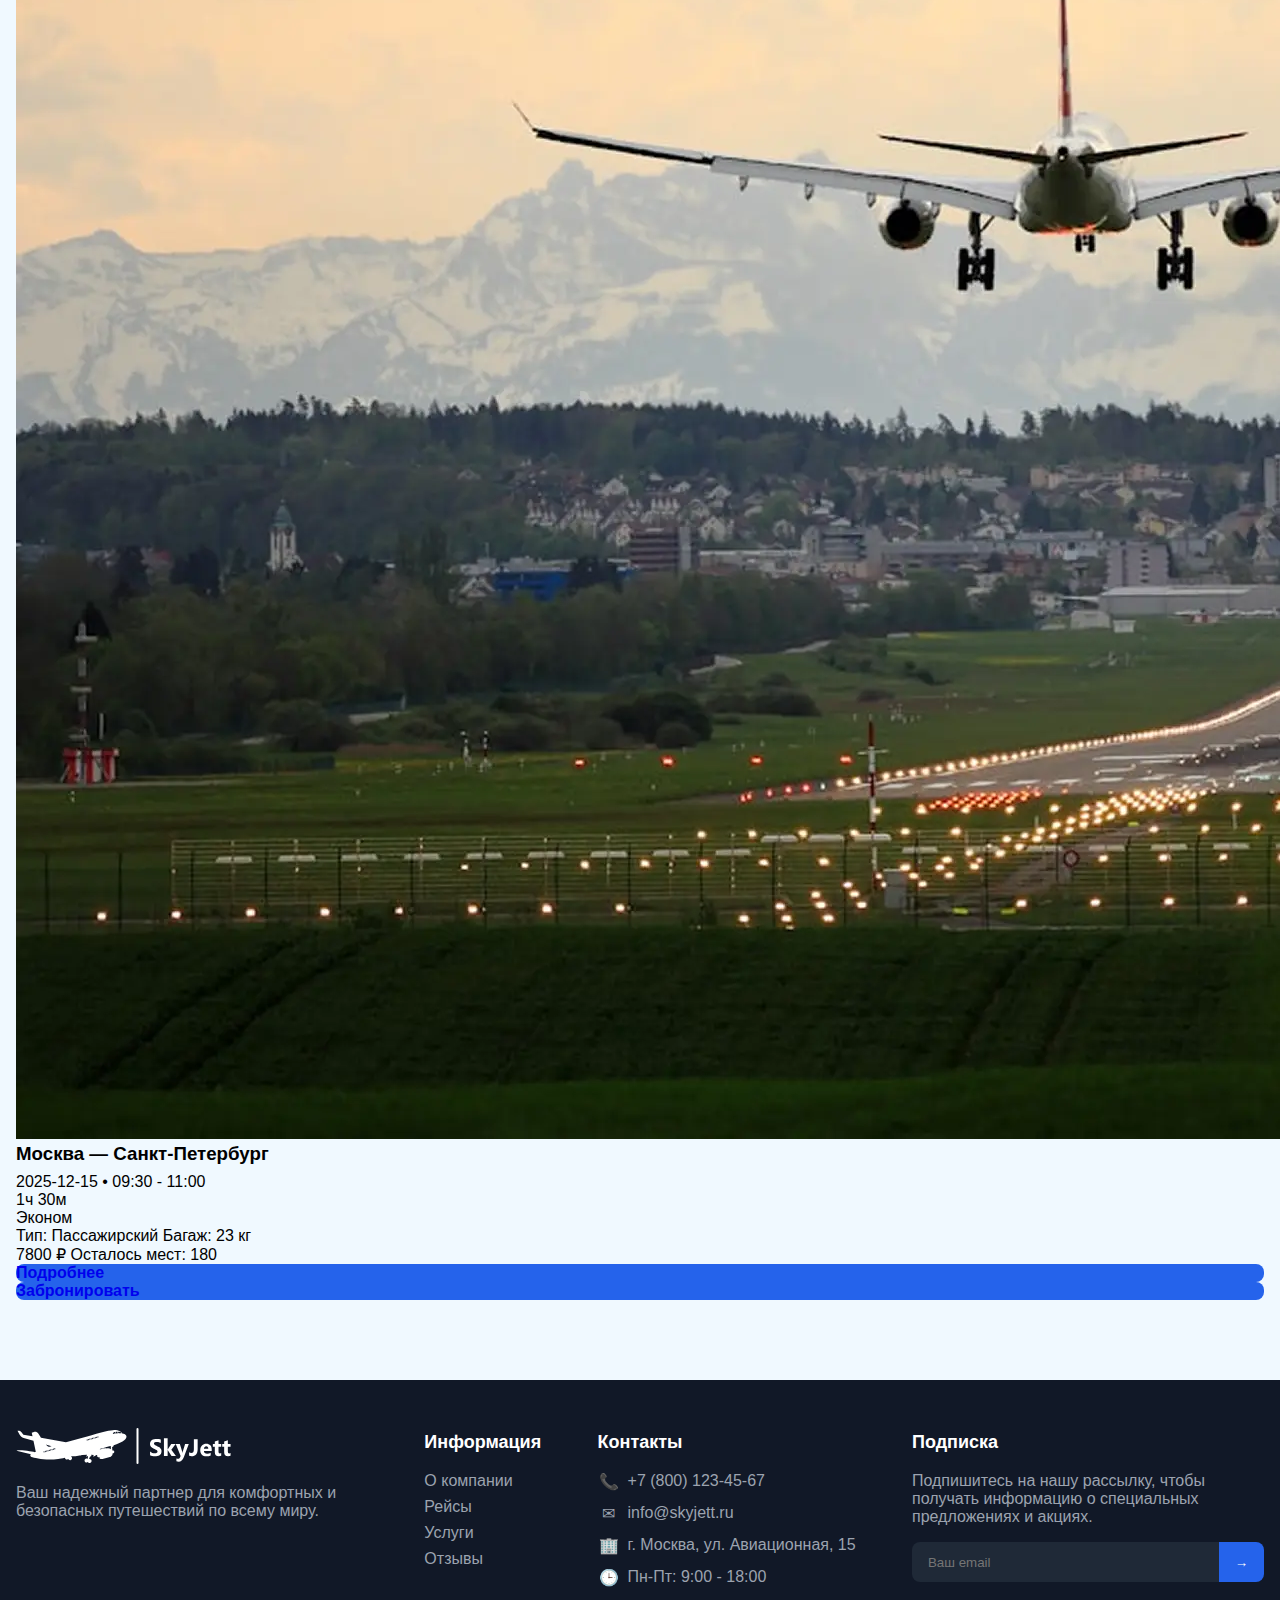
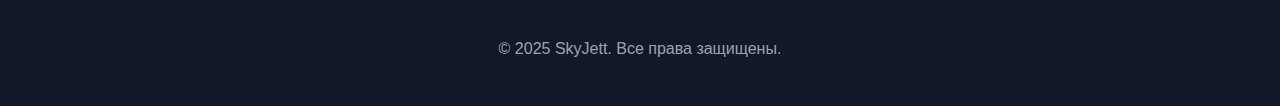
<file: flights.html>
<!DOCTYPE html>
<html lang="en">
<head>
    <meta charset="UTF-8">
    <meta name="viewport" content="width=device-width, initial-scale=1.0">
    <meta name="description" content="Сравните доступные авиарейсы по вашему маршруту. Удобный фильтр, актуальные цены и быстрая бронь.">
    <title>SkyJett — Каталог рейсов</title>
    <link rel="stylesheet" href="css/styles.css">
</head>
<body>
    <div class="app">
        <header class="app-header">
            <div class="container header-container">
                <div class="app-logo">
                    <a href="./"><img src="icons/app-logo.svg" alt="logo" loading="lazy"></a>
                </div>
                <nav class="header-nav">
                    <a href="./">Главная</a>
                    <a href="flights.html">Рейсы</a>
                    <a href="services.html">Услуги</a>
                    <a href="reviews.html">Отзывы</a>
                </nav>
                <div class="header-login">
                    <a href="auth.html">Войти</a>
                </div>
            </div>
        </header>
        <main class="app-main">
            <div class="container main-container">
                <section class="app-section">
                    <h2 class="section-title">Каталог рейсов</h2>
                    <section class="filter-section">
                        <div class="filter-container">
                            <h3 class="cards-title filter-title">Поиск и филтьтрация</h3>
                            <div class="filter-item-container">
                                <div class="filter-item">
                                    <label for="from">Откуда</label>
                                    <input type="text" placeholder="Город вылета" id="from">
                                </div>
                                <div class="filter-item">
                                    <label for="to">Куда</label>
                                    <input type="text" placeholder="Город прилета" id="to">
                                </div>
                                <div class="filter-item">
                                    <label for="date">Дата</label>
                                    <input type="date" id="date">
                                </div>
                            </div>
                            <div class="filter-item-container">
                                <div class="filter-item">
                                    <label for="type">Тип перевозки</label>
                                    <select id="type">
                                        <option value="all">Все типы</option>
                                        <option value="passenger">Пассажирский</option>
                                        <option value="cargo">Грузовой</option>
                                        <option value="post">Почтовый</option>
                                    </select>
                                </div>
                                <div class="filter-item">
                                    <label for="class">Класс</label>
                                    <select id="class">
                                        <option value="all">Все классы</option>
                                        <option value="first">Первый</option>
                                        <option value="business">Бизнес</option>
                                        <option value="economy">Эконом</option>
                                    </select>
                                </div>
                            </div>
                        </div>
                    </section>
                    <section class="flights-section">
                        <div class="flights-card">
                            <div class="flight-img"><img src="imgs/flight1.webp" alt="flight-img"></div>
                            <div class="flight-card-container flight-info">
                                <div class="flight-info-container">
                                    <div>
                                        <h3 class="cards-title">Москва — Санкт-Петербург</h3>
                                        <span class="flight-info-inway">2025-12-15 • 09:30 - 11:00</span>
                                    </div>
                                    <span class="in-way">1ч 30м</span>
                                </div>
                                <div class="flight-info-container">
                                    <span class="flight-class">Эконом</span>
                                </div>
                                <div class="flight-info-container">
                                    <span class="flight-type">Тип: Пассажирский</span>
                                    <span class="flight-type">Багаж: 23 кг</span>
                                </div>
                            </div>
                            <div class="flight-control">
                                <div class="flight-control-item">
                                    <span class="flight-control-cost">7800 ₽</span>
                                    <span class="flight-control-places">Осталось мест: 180</span>
                                </div>
                                <div class="flight-control-item">
                                    <a href="flight.html" class="btn">Подробнее</a>
                                    <a href="#" class="btn btn-green">Забронировать</a>
                                </div>
                            </div>
                        </div>
                        <div class="flights-card">
                            <div class="flight-img"><img src="imgs/flight1.webp" alt="flight-img"></div>
                            <div class="flight-card-container flight-info">
                                <div class="flight-info-container">
                                    <div>
                                        <h3 class="cards-title">Москва — Санкт-Петербург</h3>
                                        <span class="flight-info-inway">2025-12-15 • 09:30 - 11:00</span>
                                    </div>
                                    <span class="in-way">1ч 30м</span>
                                </div>
                                <div class="flight-info-container">
                                    <span class="flight-class">Эконом</span>
                                </div>
                                <div class="flight-info-container">
                                    <span class="flight-type">Тип: Пассажирский</span>
                                    <span class="flight-type">Багаж: 23 кг</span>
                                </div>
                            </div>
                            <div class="flight-control">
                                <div class="flight-control-item">
                                    <span class="flight-control-cost">7800 ₽</span>
                                    <span class="flight-control-places">Осталось мест: 180</span>
                                </div>
                                <div class="flight-control-item">
                                    <a href="flight.html" class="btn">Подробнее</a>
                                    <a href="#" class="btn btn-green">Забронировать</a>
                                </div>
                            </div>
                        </div>
                        <div class="flights-card">
                            <div class="flight-img"><img src="imgs/flight1.webp" alt="flight-img"></div>
                            <div class="flight-card-container flight-info">
                                <div class="flight-info-container">
                                    <div>
                                        <h3 class="cards-title">Москва — Санкт-Петербург</h3>
                                        <span class="flight-info-inway">2025-12-15 • 09:30 - 11:00</span>
                                    </div>
                                    <span class="in-way">1ч 30м</span>
                                </div>
                                <div class="flight-info-container">
                                    <span class="flight-class">Эконом</span>
                                </div>
                                <div class="flight-info-container">
                                    <span class="flight-type">Тип: Пассажирский</span>
                                    <span class="flight-type">Багаж: 23 кг</span>
                                </div>
                            </div>
                            <div class="flight-control">
                                <div class="flight-control-item">
                                    <span class="flight-control-cost">7800 ₽</span>
                                    <span class="flight-control-places">Осталось мест: 180</span>
                                </div>
                                <div class="flight-control-item">
                                    <a href="flight.html" class="btn">Подробнее</a>
                                    <a href="#" class="btn btn-green">Забронировать</a>
                                </div>
                            </div>
                        </div>
                        <div class="flights-card">
                            <div class="flight-img"><img src="imgs/flight1.webp" alt="flight-img"></div>
                            <div class="flight-card-container flight-info">
                                <div class="flight-info-container">
                                    <div>
                                        <h3 class="cards-title">Москва — Санкт-Петербург</h3>
                                        <span class="flight-info-inway">2025-12-15 • 09:30 - 11:00</span>
                                    </div>
                                    <span class="in-way">1ч 30м</span>
                                </div>
                                <div class="flight-info-container">
                                    <span class="flight-class">Эконом</span>
                                </div>
                                <div class="flight-info-container">
                                    <span class="flight-type">Тип: Пассажирский</span>
                                    <span class="flight-type">Багаж: 23 кг</span>
                                </div>
                            </div>
                            <div class="flight-control">
                                <div class="flight-control-item">
                                    <span class="flight-control-cost">7800 ₽</span>
                                    <span class="flight-control-places">Осталось мест: 180</span>
                                </div>
                                <div class="flight-control-item">
                                    <a href="flight.html" class="btn">Подробнее</a>
                                    <a href="#" class="btn btn-green">Забронировать</a>
                                </div>
                            </div>
                        </div>
                        <div class="flights-card">
                            <div class="flight-img"><img src="imgs/flight1.webp" alt="flight-img"></div>
                            <div class="flight-card-container flight-info">
                                <div class="flight-info-container">
                                    <div>
                                        <h3 class="cards-title">Москва — Санкт-Петербург</h3>
                                        <span class="flight-info-inway">2025-12-15 • 09:30 - 11:00</span>
                                    </div>
                                    <span class="in-way">1ч 30м</span>
                                </div>
                                <div class="flight-info-container">
                                    <span class="flight-class">Эконом</span>
                                </div>
                                <div class="flight-info-container">
                                    <span class="flight-type">Тип: Пассажирский</span>
                                    <span class="flight-type">Багаж: 23 кг</span>
                                </div>
                            </div>
                            <div class="flight-control">
                                <div class="flight-control-item">
                                    <span class="flight-control-cost">7800 ₽</span>
                                    <span class="flight-control-places">Осталось мест: 180</span>
                                </div>
                                <div class="flight-control-item">
                                    <a href="flight.html" class="btn">Подробнее</a>
                                    <a href="#" class="btn btn-green">Забронировать</a>
                                </div>
                            </div>
                        </div>
                    </section>
                </section>
            </div>
        </main>
        <footer class="app-footer">
            <div class="container footer-container">
                <div class="footer-nav-container">
                    <div class="footer-nav-item">
                        <div class="app-logo">
                            <a href="./"><img src="icons/app-logo.svg" alt="logo"></a>
                        </div>
                        <p>Ваш надежный партнер для комфортных и безопасных путешествий по всему миру.</p>
                        <div class="footer-nav-social">
                            <div class="social-item"><a href="#"><img src="icons/facebook.svg" alt="facebook" loading="lazy"></a></div>
                            <div class="social-item"><a href="#"><img src="icons/instagram.svg" alt="instagram" loading="lazy"></a></div>
                            <div class="social-item"><a href="#"><img src="icons/x.svg" alt="x" loading="lazy"></a></div>
                        </div>
                    </div>
                    <div class="footer-nav-item">
                        <h3 class="footer-nav-title">Информация</h3>
                        <ul>
                            <li><a href="#">О компании</a></li>
                            <li><a href="#">Рейсы</a></li>
                            <li><a href="#">Услуги</a></li>
                            <li><a href="#">Отзывы</a></li>
                        </ul>
                    </div>
                    <div class="footer-nav-item">
                        <h3 class="footer-nav-title">Контакты</h3>
                        <ul>
                            <li><span>📞</span><a href="tel:+7 (800) 123-45-67">+7 (800) 123-45-67</a></li>
                            <li><span>✉</span><a href="mailto:info@skyjett.ru">info@skyjett.ru</a></li>
                            <li><span>🏢</span>г. Москва, ул. Авиационная, 15</li>
                            <li><span>🕒</span>Пн-Пт: 9:00 - 18:00</li>
                        </ul>
                    </div>
                    <div class="footer-nav-item">
                        <h3 class="footer-nav-title">Подписка</h3>
                        <p>Подпишитесь на нашу рассылку, чтобы получать информацию о специальных предложениях и акциях.</p>
                        <form class="footer-nav-subcription">
                            <input type="email" placeholder="Ваш email">
                            <button>→</button>
                        </form>
                    </div>
                </div>
                <p class="footer-sign">© 2025 SkyJett. Все права защищены.</p>
            </div>
        </footer>
    </div>
</body>
</html>
</file>
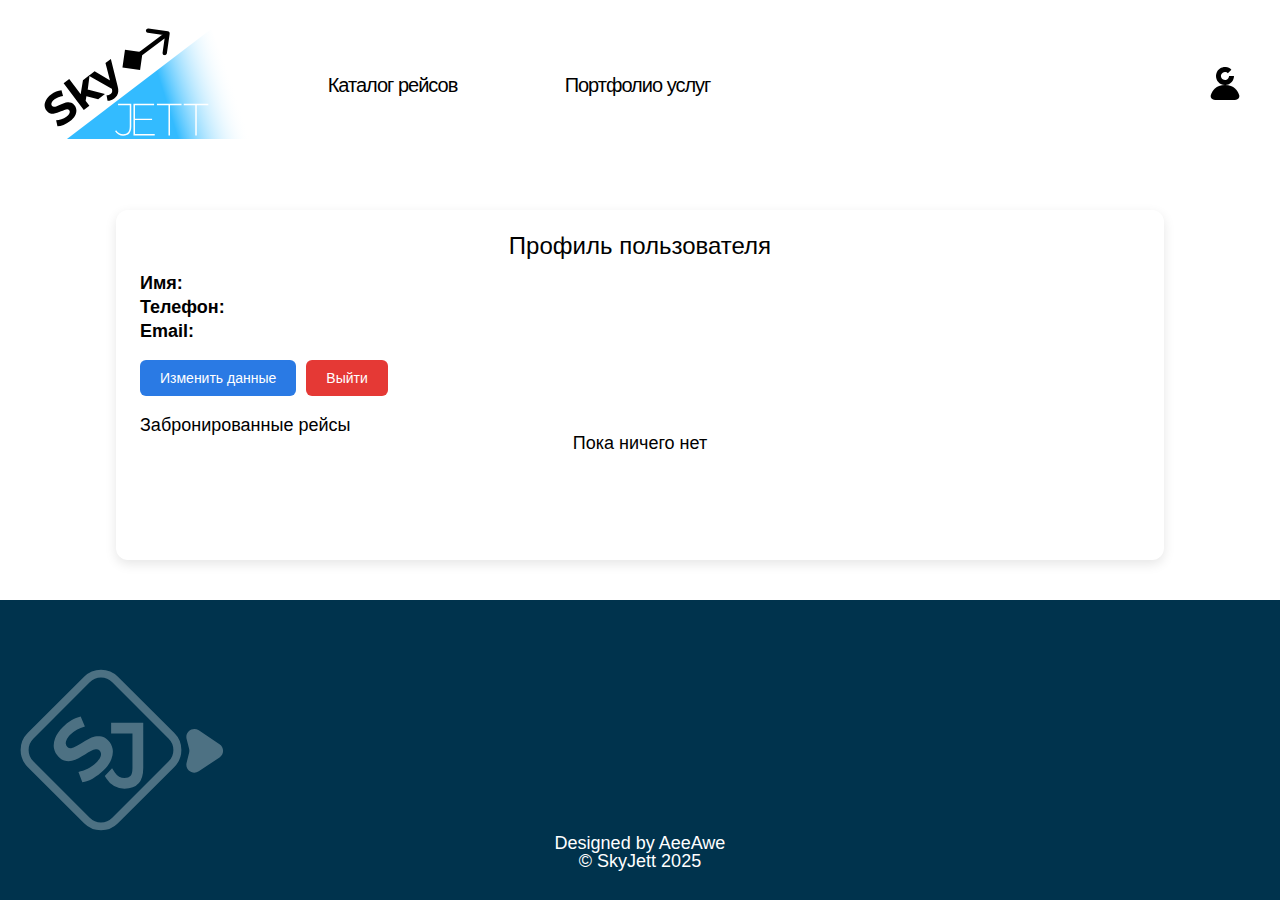
<file: profile.html>
<!DOCTYPE html>
<html lang="en">
<head>
    <meta charset="UTF-8">
    <meta name="viewport" content="width=device-width, initial-scale=1.0">
    <title>SkyJett - Профиль</title>
    <link rel="stylesheet" href="css/reset.css">
    <link rel="stylesheet" href="css/normalize.css">
    <link rel="stylesheet" href="css/style.css">
    <link rel="shortcut icon" href="favicon.png" type="image/x-icon">
    <!-- Yandex.Metrika counter -->
    <script type="text/javascript" >
        (function(m,e,t,r,i,k,a){m[i]=m[i]||function(){(m[i].a=m[i].a||[]).push(arguments)};
        m[i].l=1*new Date();
        for (var j = 0; j < document.scripts.length; j++) {if (document.scripts[j].src === r) { return; }}
        k=e.createElement(t),a=e.getElementsByTagName(t)[0],k.async=1,k.src=r,a.parentNode.insertBefore(k,a)})
        (window, document, "script", "https://mc.yandex.ru/metrika/tag.js", "ym");
        
        ym(101844372, "init", {
            clickmap:true,
            trackLinks:true,
            accurateTrackBounce:true,
            webvisor:true
        });
    </script>
    <noscript><div><img src="https://mc.yandex.ru/watch/101844372" style="position:absolute; left:-9999px;" alt="" /></div></noscript>
    <!-- /Yandex.Metrika counter -->
    <!-- Google tag (gtag.js) -->
    <script async src="https://www.googletagmanager.com/gtag/js?id=G-F9NP34SHMK"></script>
    <script>
        window.dataLayer = window.dataLayer || [];
        function gtag(){dataLayer.push(arguments);}
        gtag('js', new Date());
        
        gtag('config', 'G-F9NP34SHMK');
    </script>
    <script type="module" src="js/script.js"></script>
</head>
<body>
    <div class="app">
        <header class="container app__header">
            <a href="./" class="app__header-logo">
                <img src="icons/logo.svg" alt="логотип">
            </a>
            <nav class="app__header__nav">
                <ul>
                    <li class="app__header__nav-item"><a href="catalog.html">Каталог рейсов</a></li>
                    <li class="app__header__nav-item"><a href="#portfolio">Портфолио услуг</a></li>
                    <li class="app__header__nav-item" style="display: none;"><a href="#admin">Админ панель</a></li>
                    <li class="app__header__nav-item app__header-profile">
                        <a href="profile.html">
                            <img src="icons/profile.svg" alt="профиль">
                        </a>
                    </li>
                </ul>
            </nav>
        </header>
        <section class="profile-section">
            <h2>Профиль пользователя</h2>

            <div class="profile-info">
                <p><strong>Имя:</strong></p>
                <p><strong>Телефон:</strong></p>
                <p><strong>Email:</strong></p>
            </div>

            <div class="profile-actions">
                <button class="btn edit">Изменить данные</button>
                <button class="btn logout">Выйти</button>
            </div>

            <h3>Забронированные рейсы</h3>

            <div class="flights">
                <span style="text-align: center;">Пока ничего нет</span>
            </div>
        </section>
        <footer class="app__footer">
            <div class="app__footer__container">
                <div class="app__footer__container__box"></div>
                <span> 
                    Designed by AeeAwe<br>
                    © SkyJett 2025
                </span>
            </div>
            <img src="icons/footer-sign.svg" alt="sign">
        </footer>
    </div>
</body>
</html>
</file>
<file: css/main.css>
.app-header {
  height: 72px;
  background-color: var(--base-color);
}

.header-container {
  display: flex;
  align-items: center;
  justify-content: space-between;
}
.header-nav {
  display: flex;
  align-items: center;
  gap: 24px;
}
.header-nav a {
  color: var(--w);
}
.header-login {
  background-color: var(--base-ligher);
  border-radius: 8px;
}
.header-login a {
  padding: 8px 16px;
  color: var(--w);
  line-height: 24px;
}

.app-footer {
  background-color: var(--base-dark);
}

.footer-container {
  display: flex;
  flex-direction: column;
  gap: 48px;
  padding: 48px 16px;
  color: var(--grey);
}
.footer-nav-container {
  display: flex;
  justify-content: space-between;
}
.footer-nav-item {
  max-width: 352px;
  display: flex;
  flex-direction: column;
  gap: 16px;
}
.footer-nav-item a {
  color: var(--grey);
}
.footer-nav-item ul {
  margin: 0;
  display: flex;
  flex-direction: column;
  gap: 8px;
}
.footer-nav-item ul li {
  display: flex;
  gap: 8px;
}
.footer-nav-item ul li span {
  width: 22px;
  height: 24px;
  text-align: center;
}
.footer-nav-title {
  color: var(--w);
  font-size: 18px;
  line-height: 28px;
}
.footer-nav-social {
  display: flex;
  gap: 16px;
}
.footer-nav-subcription {
  display: flex;
  height: 40px;
  border-radius: 8px;
  overflow: hidden;
}
.footer-nav-subcription input {
  width: 100%;
  height: 100%;
  background-color: var(--dark-grey);
  border: none;
  padding: 0 16px;
  color: var(--w);
}
.footer-nav-subcription button {
  width: 46px;
  height: 100%;
  background-color: var(--base-ligher);
  border: none;
  padding: 0 16px;
  color: var(--w);
}
.footer-sign {
  text-align: center;
}/*# sourceMappingURL=main.css.map */
</file>
<file: css/styles.css>
:root {
    --background: #F0F9FF;
    --bg-darker: #DBEAFE;
    --base-color: #1E3A8A;
    --base-ligher: #2563EB;
    --base-dark: #111827;
    --w: #ffffff;
    --light-grey: #E5E7EB;
    --grey: #9CA3AF;
    --dark-grey: #1F2937;
}
html {
    font-family: 'Segoe UI', Tahoma, Geneva, Verdana, sans-serif;
}
body {
    margin: 0;
    background-color: var(--background);
}
a {
    display: block;
    text-decoration: none;
}
ul {
    padding: 0;
}
li {
    list-style: none
}
p, h1, h2, h3 {
    margin: 0;
}
.container {
    box-sizing: border-box;
    width: 100%;
    max-width: 1536px;
    height: 100%;
    padding: 32px 16px;
    margin: 0 auto;
}
.btn {
    border-radius: 8px;
    background-color: var(--base-ligher);
    font-weight: 600;
}
.btn a {
    color: var(--w);
    padding: 12px 24px;
}
.btn-white {
    background-color: var(--w);
}
.btn-white a {
    color: var(--base-color);
}
.btn-light {
    background-color: var(--bg-darker);
}
.btn-light a{
    color: var(--base-color);
}

.app-header {
    height: 72px;
    background-color: var(--base-color);
}
.header-container {
    display: flex;
    align-items: center;
    justify-content: space-between;
}
.header-nav {
    display: flex;
    align-items: center;
    gap: 24px;
}
.header-nav a {
    color: var(--w);
}
.header-login {
    background-color: var(--base-ligher);
    border-radius: 8px;
}
.header-login a {
    padding: 8px 16px;
    color: var(--w);
    line-height: 24px;
}



.main-container {
    display: flex;
    flex-direction: column;
    gap: 64px;
}
.welcome-section {
    background: linear-gradient(90deg, rgba(30, 58, 138, 0.9) 0%, rgba(30, 58, 138, 0.7) 100%), url("../imgs/welcome-bg.webp");
    background-repeat: no-repeat;
    background-size: cover;
    background-position: center;
    border-radius: 16px;
    padding: 96px 48px;
}
.welcome-title {
    color: var(--w);
    font-size: 48px;
    line-height: 48px;
}
.welcome-subtitle {
    color: var(--w);
    font-size: 20px;
    line-height: 28px;
}
.welcome-container {
    box-sizing: border-box;
    max-width: 50%;
    display: flex;
    flex-direction: column;
    gap: 24px;
    padding-right: 48px;
}
.welcome-btns {
    display: flex;
    gap: 16px;
}



.app-section {
    display: flex;
    flex-direction: column;
    gap: 48px;
    margin: 48px 0;
}
.section-title {
    color: var(--base-color);
    font-size: 30px;
    line-height: 36px;
    text-align: center;
}
.cards-container {
    display: flex;
    gap: 24px;
}
.cards-item {
    box-sizing: border-box;
    width: 100%;
    max-width: 480px;
    background-color: var(--w);
    padding: 24px;
    border-radius: 12px;
    overflow: hidden;
}
.cards-icon {
    font-size: 36px;
    line-height: 40px;
    color: var(--base-ligher);
    margin-bottom: 16px;
}
.cards-title {
    margin-bottom: 8px;
}
.cards-subtitle {
    margin-bottom: 16px;
}


.popular-section {
    background-color: var(--w);
    border-radius: 16px;
    padding: 48px 0;
}
.popular-section .btn-light {
    margin: 0 auto;
}
.short-v-flight {
    border: 1px solid var(--light-grey);
    padding: 0;
}
.short-v-img {
    width: 100%;
    height: 192px;
    margin-bottom: 16px;
    display: flex;
    align-items: center;
    overflow: hidden;
}
.short-v-img img{
    width: 100%;
    margin-bottom: 16px;
}
.short-v-container {
    display: flex;
    justify-content: space-between;
}
.short-v-content {
    display: flex;
    flex-direction: column;
    gap: 8px;
    padding: 16px;
}
.short-v-content .btn a{
    text-align: center;
}
.short-v-price {
    font-size: 16px;
    font-weight: 700;
    line-height: 24px;
    color: var(--base-ligher);
}
.short-v-time {
    margin-bottom: 8px;
}

.contacts-section {
    background-color: var(--base-color);
    padding: 48px 0;
    border-radius: 16px;
}
.contacts-title{
    color: var(--w);
}
.contacts-section .cards-item {
    background: none;
    color: var(--w);
    text-align: center;
}
.contacts-section .cards-item a {
    color: var(--w);
}


.app-footer {
    background-color: var(--base-dark);
}
.footer-container {
    display: flex;
    flex-direction: column;
    gap: 48px;
    padding: 48px 16px;
    color: var(--grey);
}
.footer-nav-container {
    display: flex;
    justify-content: space-between;
}
.footer-nav-item {
    max-width: 352px;
    display: flex;
    flex-direction: column;
    gap: 16px;
}
.footer-nav-item a {
    color: var(--grey);
}
.footer-nav-item ul {
    margin: 0;
    display: flex;
    flex-direction: column;
    gap: 8px;
}
.footer-nav-item ul li {
    display: flex;
    gap: 8px;
}
.footer-nav-item ul li span{
    width: 22px;
    height: 24px;
    text-align: center;
}
.footer-nav-title {
    color: var(--w);
    font-size: 18px;
    line-height: 28px;
}
.footer-nav-social {
    display: flex;
    gap: 16px;
}
.footer-nav-subcription {
    display: flex;
    height: 40px;
    border-radius: 8px;
    overflow: hidden;
}
.footer-nav-subcription input {
    width: 100%;
    height: 100%;
    background-color: var(--dark-grey);
    border: none;
    padding: 0 16px;
    color: var(--w);
}
.footer-nav-subcription button {
    width: 46px;
    height: 100%;
    background-color: var(--base-ligher);
    border: none;
    padding: 0 16px;
    color: var(--w);
}
.footer-sign {
    text-align: center;
}
</file>
<file: css/style.css>
html {
  font-family: "Montserrat", sans-serif;
  font-size: 18px;
  line-height: 20px;
}
html button {
  line-height: normal;
}
.container {
  width: 100%;
  max-width: 1200px;
  margin: 0 auto;
}
.app {
  min-height: 100vh;
  display: flex;
  flex-direction: column;
  justify-content: space-between;
}
.app__header {
  width: 100%;
  height: 170px;
  display: flex;
  align-items: center;
}
.app__header-logo {
  margin-right: 30px;
}
.app__header__nav{
  width: 100%;
}
.app__header__nav ul {
  display: flex;
  gap: 30px;
}
.app__header__nav ul li:not(.app__header-profile) {
  box-sizing: border-box;
  width: 215px;
  height: 50px;
  display: flex;
  justify-content: center;
  align-items: center;
}
.app__header__nav ul li a {
  text-decoration: none;
  color: #000;
  font-size: 20px;
  font-weight: 500;
  letter-spacing: -0.05em;
}
.app__header-profile {
  display: flex;
  justify-content: center;
  align-items: center;
  width: fit-content;
  margin-left: auto;
}
.app__welcome {
  letter-spacing: -0.05em;
}
.app__welcome-title {
  margin: 160px 0 50px 0;
  font-size: 36px;
  font-weight: 600;
  text-align: center;
}
.app__welcome__text {
  line-height: 120%;
}
.app__welcome__text-description {
  margin-bottom: 20px;
}
.app__welcome__text-advantages ul {
  margin-left: 25px;
}
.app__welcome__text-advantages ul li {
  list-style: circle;
}
.app__popular {
  letter-spacing: -0.05em;
  margin-bottom: 300px;
}
.app__popular-title {
  margin: 160px 0 50px 0;
  font-size: 36px;
  font-weight: 600;
  text-align: center;
}
.app__popular__cards-container {
  width: 100%;
  display: flex;
  flex-direction: column;
  gap: 50px;
}
.app__popular__cards-container__card {
  position: relative;
  height: 100px;
  display: flex;
  align-items: center;
  border-radius: 30px;
  box-shadow: 0 2px 10px 1px rgba(0, 0, 0, 0.25);
  padding: 0 92px;
  font-weight: 600;
}
.app__popular__cards-container__card span{
  box-sizing: border-box;
  max-width: 350px;
}
.app__popular__cards-container__card-special-sign {
  position: absolute;
  left: 25px;
  top: -15px;
  padding: 4px 16px;
  background-color: #44CC00;
  border-radius: 15px;
  color: #ffffff;
  font-size: 16px;
  font-weight: 600;
  line-height: 120%;
}
.app__popular__cards-container__card-route {
  color: #A2A2A2;
  padding-right: 50px;
}
.app__popular__cards-container__card-type {
  padding-right: 50px;
}
.app__popular__cards-container__card-details {
  margin-left: auto;
  padding: 14px 50px;
  background-color: #33BBFF;
  border: none;
  border-radius: 20px;
  font-size: 18px;
  font-weight: 700;
  color: #ffffff;
  text-decoration: none;
}
.app__footer {
  position: relative;
  width: 100%;
  height: 300px;
  background-color: #00334D;
}
.app__footer img {
  position: absolute;
  top: 50%;
  left: 20px;
  transform: translateY(-50%);
  user-select: none;
  pointer-events: none;
}
.app__footer__container {
  max-width: 1195px;
  height: 100%;
  margin: 0 auto;
  display: flex;
  flex-direction: column;
  justify-content: space-between;
  color: #ffffff;
}
.app__footer__container span {
  width: fit-content;
  margin: 0 auto 30px;
  text-align: center;
}

.catalog__main {
  flex: 1;
}
.catalog__main__filter {
  height: 80px;
  display: flex;
  justify-content: space-between;
  align-items: center;
  margin-bottom: 50px;
}
.catalog__main__cards {
  height: 100%;
  display: flex;
  flex-direction: column;
  gap: 50px;
  margin-bottom: 50px;
}

.flight__main {
  background: #fff;
  border-radius: 12px;
  box-shadow: 0 4px 12px rgba(0,0,0,0.1);
  padding: 24px;
  max-width: 600px;
  margin: 20px auto;
  font-family: sans-serif;
}
.flight-image {
  width: 100%;
  height: 200px;
  object-fit: cover;
  border-radius: 8px;
  margin-bottom: 16px;
}
.flight-title {
  font-size: 1.6em;
  margin-bottom: 8px;
}
.flight-description {
  font-size: 0.95em;
  color: #444;
  margin-bottom: 16px;
}
.flight-info {
  display: flex;
  justify-content: space-between;
  gap: 20px;
  flex-wrap: wrap;
}
.flight-info div {
  flex: 1 1 40%;
  font-size: 0.95em;
  line-height: 1.4;
}
.flight-price {
  font-size: 1.2em;
  margin-top: 12px;
}
.flight-booking-button {
  margin-top: 20px;
  width: 100%;
  padding: 12px;
  font-size: 1em;
  background: #33BBFF;
  color: white;
  border: none;
  border-radius: 8px;
  cursor: pointer;
  transition: background 0.3s ease;
}
.flight-booking-button:hover {
  background: #0056b3;
}

.profile-section {
  width: 1000px;
  flex: 1;
  margin: 40px auto;
  padding: 24px;
  background: #ffffff;
  border-radius: 12px;
  box-shadow: 0 4px 12px rgba(0, 0, 0, 0.1);
  font-family: sans-serif;
}
.profile-section h2 {
  text-align: center;
  font-size: 24px;
  margin-bottom: 16px;
}
.profile-info p {
  margin: 6px 0;
}
.profile-actions {
  margin: 20px 0;
  display: flex;
  gap: 10px;
}
.btn {
  padding: 10px 20px;
  border: none;
  border-radius: 6px;
  font-size: 14px;
  cursor: pointer;
  transition: background,transform 0.3s ease;
}
.btn:active{
  transform: scale(.95);
}
.btn.edit {
  background-color: #2a7ae4;
  color: white;
}
.btn.edit:hover {
  background-color: #1f5fc1;
}
.btn.logout {
  background-color: #e53935;
  color: white;
}
.btn.logout:hover {
  background-color: #c62828;
}
.flights {
  display: flex;
  flex-direction: column;
  gap: 16px;
}
.flight-card {
  padding: 16px;
  border: 1px solid #ddd;
  border-radius: 8px;
  background: #f9f9f9;
}



.active-link {
  border-bottom: 5px solid #33BBFF;
}

.wah_click {
  transition: 0.3s all;
}
.wah_click:active {
  transform: scale(0.95);
}
</file>
